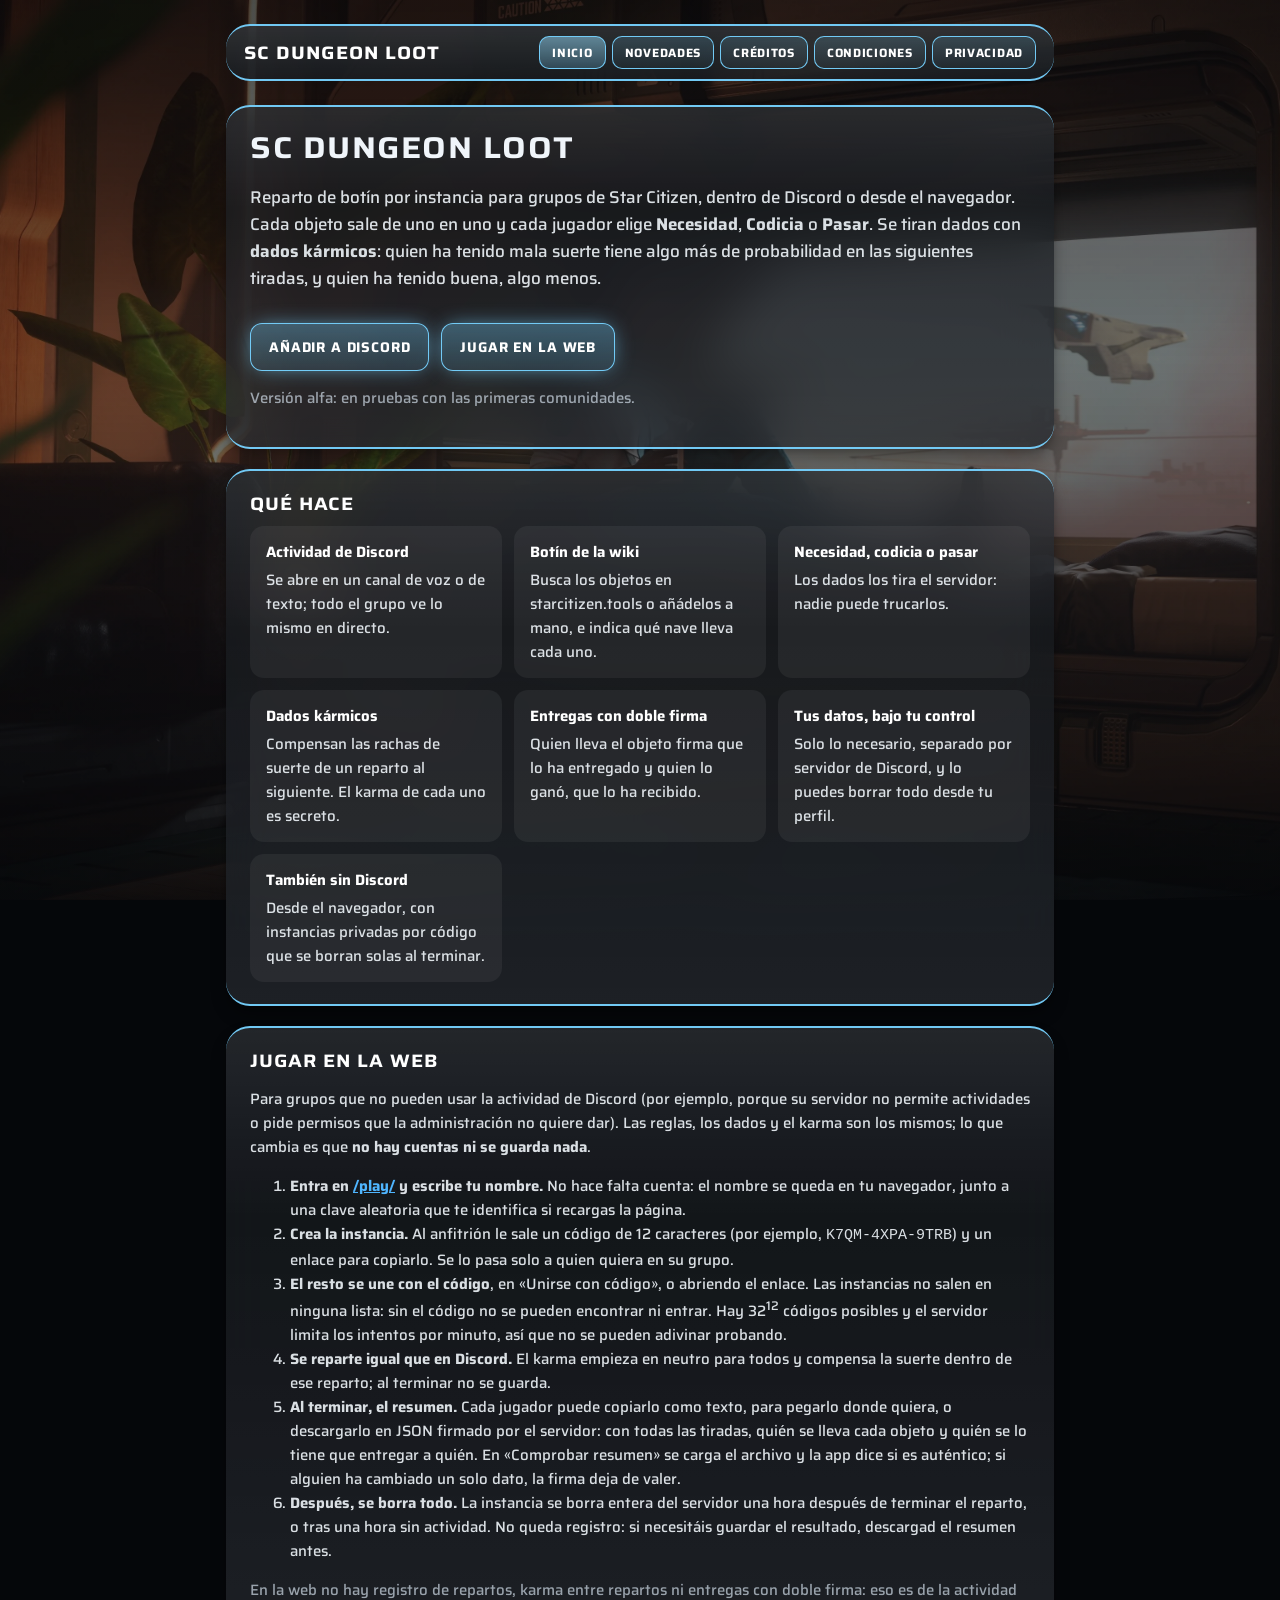
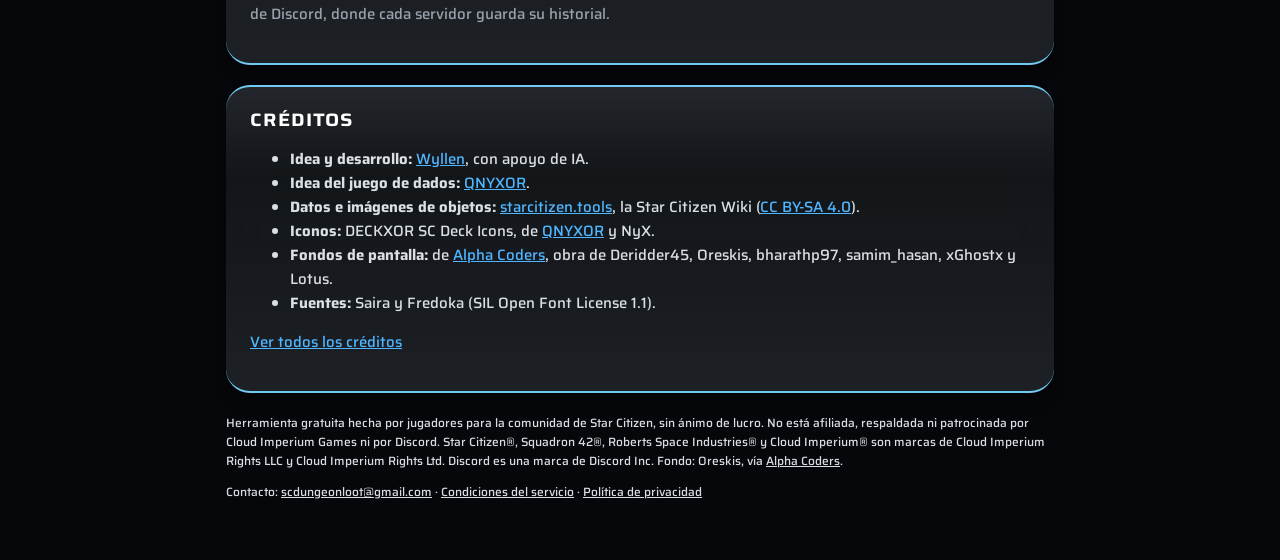
<file: index.html>
<!doctype html>
<html lang="es">
<head>
  <meta charset="utf-8">
  <meta name="viewport" content="width=device-width, initial-scale=1">
  <title>SC Dungeon Loot</title>
  <meta name="description" content="Reparto de botín por instancia para grupos de Star Citizen, como actividad de Discord o desde el navegador: necesidad, codicia o pasar, con dados kármicos.">
  <link rel="stylesheet" href="assets/estilo.css">
</head>
<body>
  <div class="wrap">
    <header class="topbar">
      <a class="brand" href="./">SC Dungeon Loot</a>
      <nav class="nav">
        <a href="./" aria-current="page">Inicio</a>
        <a href="novedades/">Novedades</a>
        <a href="creditos/">Créditos</a>
        <a href="terms/">Condiciones</a>
        <a href="privacy/">Privacidad</a>
      </nav>
    </header>

    <main>
      <section class="panel">
        <h1>SC Dungeon Loot</h1>
        <p class="lead">Reparto de botín por instancia para grupos de Star Citizen, dentro de Discord o desde el navegador. Cada objeto sale de uno en uno y cada jugador elige <strong>Necesidad</strong>, <strong>Codicia</strong> o <strong>Pasar</strong>. Se tiran dados con <strong>dados kármicos</strong>: quien ha tenido mala suerte tiene algo más de probabilidad en las siguientes tiradas, y quien ha tenido buena, algo menos.</p>
        <a class="cta" href="https://discord.com/oauth2/authorize?client_id=1566225336117493991">Añadir a Discord</a>
        <a class="cta" href="https://sc-dungeon-loot.scdungeonloot.workers.dev/play/">Jugar en la web</a>
        <p class="muted">Versión alfa: en pruebas con las primeras comunidades.</p>
      </section>

      <section class="panel">
        <h2>Qué hace</h2>
        <ul class="features">
          <li><strong>Actividad de Discord</strong>Se abre en un canal de voz o de texto; todo el grupo ve lo mismo en directo.</li>
          <li><strong>Botín de la wiki</strong>Busca los objetos en starcitizen.tools o añádelos a mano, e indica qué nave lleva cada uno.</li>
          <li><strong>Necesidad, codicia o pasar</strong>Los dados los tira el servidor: nadie puede trucarlos.</li>
          <li><strong>Dados kármicos</strong>Compensan las rachas de suerte de un reparto al siguiente. El karma de cada uno es secreto.</li>
          <li><strong>Entregas con doble firma</strong>Quien lleva el objeto firma que lo ha entregado y quien lo ganó, que lo ha recibido.</li>
          <li><strong>Tus datos, bajo tu control</strong>Solo lo necesario, separado por servidor de Discord, y lo puedes borrar todo desde tu perfil.</li>
          <li><strong>También sin Discord</strong>Desde el navegador, con instancias privadas por código que se borran solas al terminar.</li>
        </ul>
      </section>

      <section class="panel">
        <h2>Jugar en la web</h2>
        <p>Para grupos que no pueden usar la actividad de Discord (por ejemplo, porque su servidor no permite actividades o pide permisos que la administración no quiere dar). Las reglas, los dados y el karma son los mismos; lo que cambia es que <strong>no hay cuentas ni se guarda nada</strong>.</p>
        <ol>
          <li><strong>Entra en <a href="https://sc-dungeon-loot.scdungeonloot.workers.dev/play/">/play/</a> y escribe tu nombre.</strong> No hace falta cuenta: el nombre se queda en tu navegador, junto a una clave aleatoria que te identifica si recargas la página.</li>
          <li><strong>Crea la instancia.</strong> Al anfitrión le sale un código de 12 caracteres (por ejemplo, <code>K7QM-4XPA-9TRB</code>) y un enlace para copiarlo. Se lo pasa solo a quien quiera en su grupo.</li>
          <li><strong>El resto se une con el código</strong>, en «Unirse con código», o abriendo el enlace. Las instancias no salen en ninguna lista: sin el código no se pueden encontrar ni entrar. Hay 32<sup>12</sup> códigos posibles y el servidor limita los intentos por minuto, así que no se pueden adivinar probando.</li>
          <li><strong>Se reparte igual que en Discord.</strong> El karma empieza en neutro para todos y compensa la suerte dentro de ese reparto; al terminar no se guarda.</li>
          <li><strong>Al terminar, el resumen.</strong> Cada jugador puede copiarlo como texto, para pegarlo donde quiera, o descargarlo en JSON firmado por el servidor: con todas las tiradas, quién se lleva cada objeto y quién se lo tiene que entregar a quién. En «Comprobar resumen» se carga el archivo y la app dice si es auténtico; si alguien ha cambiado un solo dato, la firma deja de valer.</li>
          <li><strong>Después, se borra todo.</strong> La instancia se borra entera del servidor una hora después de terminar el reparto, o tras una hora sin actividad. No queda registro: si necesitáis guardar el resultado, descargad el resumen antes.</li>
        </ol>
        <p class="muted">En la web no hay registro de repartos, karma entre repartos ni entregas con doble firma: eso es de la actividad de Discord, donde cada servidor guarda su historial.</p>
      </section>

      <section class="panel">
        <h2>Créditos</h2>
        <ul>
          <li><strong>Idea y desarrollo:</strong> <a href="https://github.com/GuillemExe">Wyllen</a>, con apoyo de IA.</li>
          <li><strong>Idea del juego de dados:</strong> <a href="https://qnyxor.nexus/">QNYXOR</a>.</li>
          <li><strong>Datos e imágenes de objetos:</strong> <a href="https://starcitizen.tools/">starcitizen.tools</a>, la Star Citizen Wiki (<a href="https://creativecommons.org/licenses/by-sa/4.0/">CC BY-SA 4.0</a>).</li>
          <li><strong>Iconos:</strong> DECKXOR SC Deck Icons, de <a href="https://qnyxor.nexus/">QNYXOR</a> y NyX.</li>
          <li><strong>Fondos de pantalla:</strong> de <a href="https://alphacoders.com/">Alpha Coders</a>, obra de Deridder45, Oreskis, bharathp97, samim_hasan, xGhostx y Lotus.</li>
          <li><strong>Fuentes:</strong> Saira y Fredoka (SIL Open Font License 1.1).</li>
        </ul>
        <p><a href="creditos/">Ver todos los créditos</a></p>
      </section>
    </main>

    <footer class="footer">
      <p>Herramienta gratuita hecha por jugadores para la comunidad de Star Citizen, sin ánimo de lucro. No está afiliada, respaldada ni patrocinada por Cloud Imperium Games ni por Discord. Star Citizen®, Squadron 42®, Roberts Space Industries® y Cloud Imperium® son marcas de Cloud Imperium Rights LLC y Cloud Imperium Rights Ltd. Discord es una marca de Discord Inc. Fondo: Oreskis, vía <a href="https://alphacoders.com/">Alpha Coders</a>.</p>
      <p>Contacto: <a href="mailto:scdungeonloot@gmail.com">scdungeonloot@gmail.com</a> · <a href="terms/">Condiciones del servicio</a> · <a href="privacy/">Política de privacidad</a></p>
    </footer>
  </div>
</body>
</html>
</file>
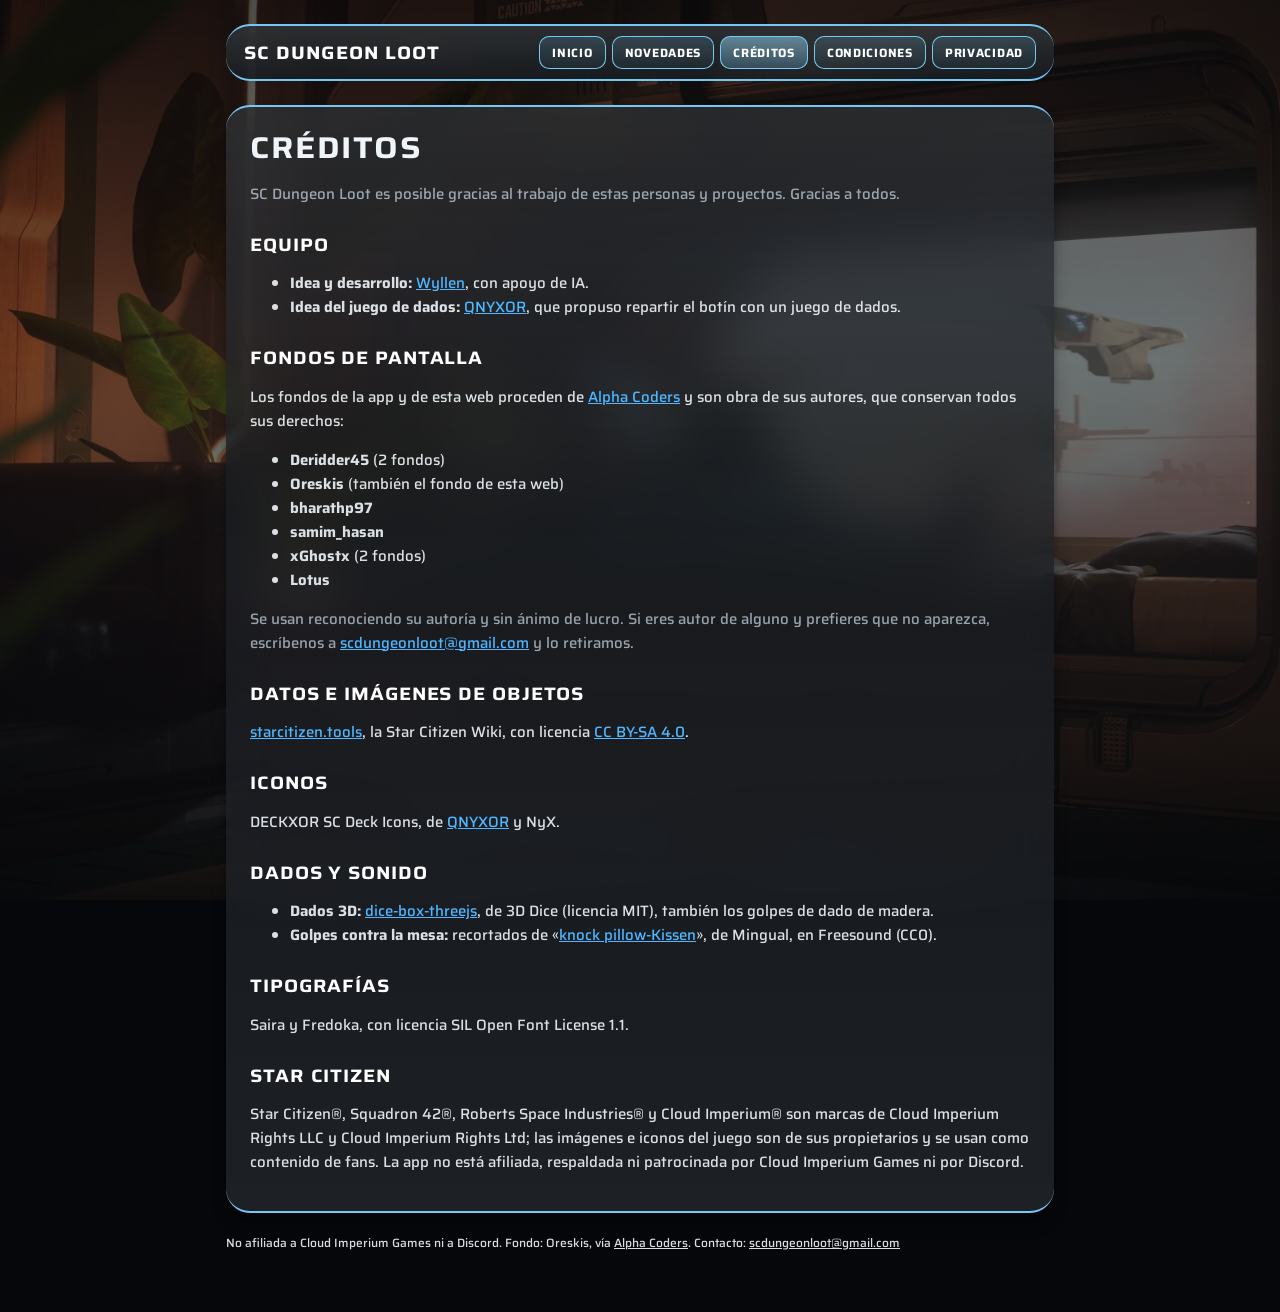
<file: creditos/index.html>
<!doctype html>
<html lang="es">
<head>
  <meta charset="utf-8">
  <meta name="viewport" content="width=device-width, initial-scale=1">
  <title>Créditos · SC Dungeon Loot</title>
  <link rel="stylesheet" href="../assets/estilo.css">
</head>
<body>
  <div class="wrap">
    <header class="topbar">
      <a class="brand" href="../">SC Dungeon Loot</a>
      <nav class="nav">
        <a href="../">Inicio</a>
        <a href="../novedades/">Novedades</a>
        <a href="./" aria-current="page">Créditos</a>
        <a href="../terms/">Condiciones</a>
        <a href="../privacy/">Privacidad</a>
      </nav>
    </header>

    <main class="panel">
      <h1>Créditos</h1>
      <p class="muted">SC Dungeon Loot es posible gracias al trabajo de estas personas y proyectos. Gracias a todos.</p>

      <h2>Equipo</h2>
      <ul>
        <li><strong>Idea y desarrollo:</strong> <a href="https://github.com/GuillemExe">Wyllen</a>, con apoyo de IA.</li>
        <li><strong>Idea del juego de dados:</strong> <a href="https://qnyxor.nexus/">QNYXOR</a>, que propuso repartir el botín con un juego de dados.</li>
      </ul>

      <h2>Fondos de pantalla</h2>
      <p>Los fondos de la app y de esta web proceden de <a href="https://alphacoders.com/">Alpha Coders</a> y son obra de sus autores, que conservan todos sus derechos:</p>
      <ul>
        <li><strong>Deridder45</strong> (2 fondos)</li>
        <li><strong>Oreskis</strong> (también el fondo de esta web)</li>
        <li><strong>bharathp97</strong></li>
        <li><strong>samim_hasan</strong></li>
        <li><strong>xGhostx</strong> (2 fondos)</li>
        <li><strong>Lotus</strong></li>
      </ul>
      <p class="muted">Se usan reconociendo su autoría y sin ánimo de lucro. Si eres autor de alguno y prefieres que no aparezca, escríbenos a <a href="mailto:scdungeonloot@gmail.com">scdungeonloot@gmail.com</a> y lo retiramos.</p>

      <h2>Datos e imágenes de objetos</h2>
      <p><a href="https://starcitizen.tools/">starcitizen.tools</a>, la Star Citizen Wiki, con licencia <a href="https://creativecommons.org/licenses/by-sa/4.0/">CC BY-SA 4.0</a>.</p>

      <h2>Iconos</h2>
      <p>DECKXOR SC Deck Icons, de <a href="https://qnyxor.nexus/">QNYXOR</a> y NyX.</p>

      <h2>Dados y sonido</h2>
      <ul>
        <li><strong>Dados 3D:</strong> <a href="https://github.com/3d-dice/dice-box-threejs">dice-box-threejs</a>, de 3D Dice (licencia MIT), también los golpes de dado de madera.</li>
        <li><strong>Golpes contra la mesa:</strong> recortados de «<a href="https://freesound.org/people/Mingual/sounds/703290/">knock pillow-Kissen</a>», de Mingual, en Freesound (CC0).</li>
      </ul>

      <h2>Tipografías</h2>
      <p>Saira y Fredoka, con licencia SIL Open Font License 1.1.</p>

      <h2>Star Citizen</h2>
      <p>Star Citizen®, Squadron 42®, Roberts Space Industries® y Cloud Imperium® son marcas de Cloud Imperium Rights LLC y Cloud Imperium Rights Ltd; las imágenes e iconos del juego son de sus propietarios y se usan como contenido de fans. La app no está afiliada, respaldada ni patrocinada por Cloud Imperium Games ni por Discord.</p>
    </main>

    <footer class="footer">
      <p>No afiliada a Cloud Imperium Games ni a Discord. Fondo: Oreskis, vía <a href="https://alphacoders.com/">Alpha Coders</a>. Contacto: <a href="mailto:scdungeonloot@gmail.com">scdungeonloot@gmail.com</a></p>
    </footer>
  </div>
</body>
</html>
</file>
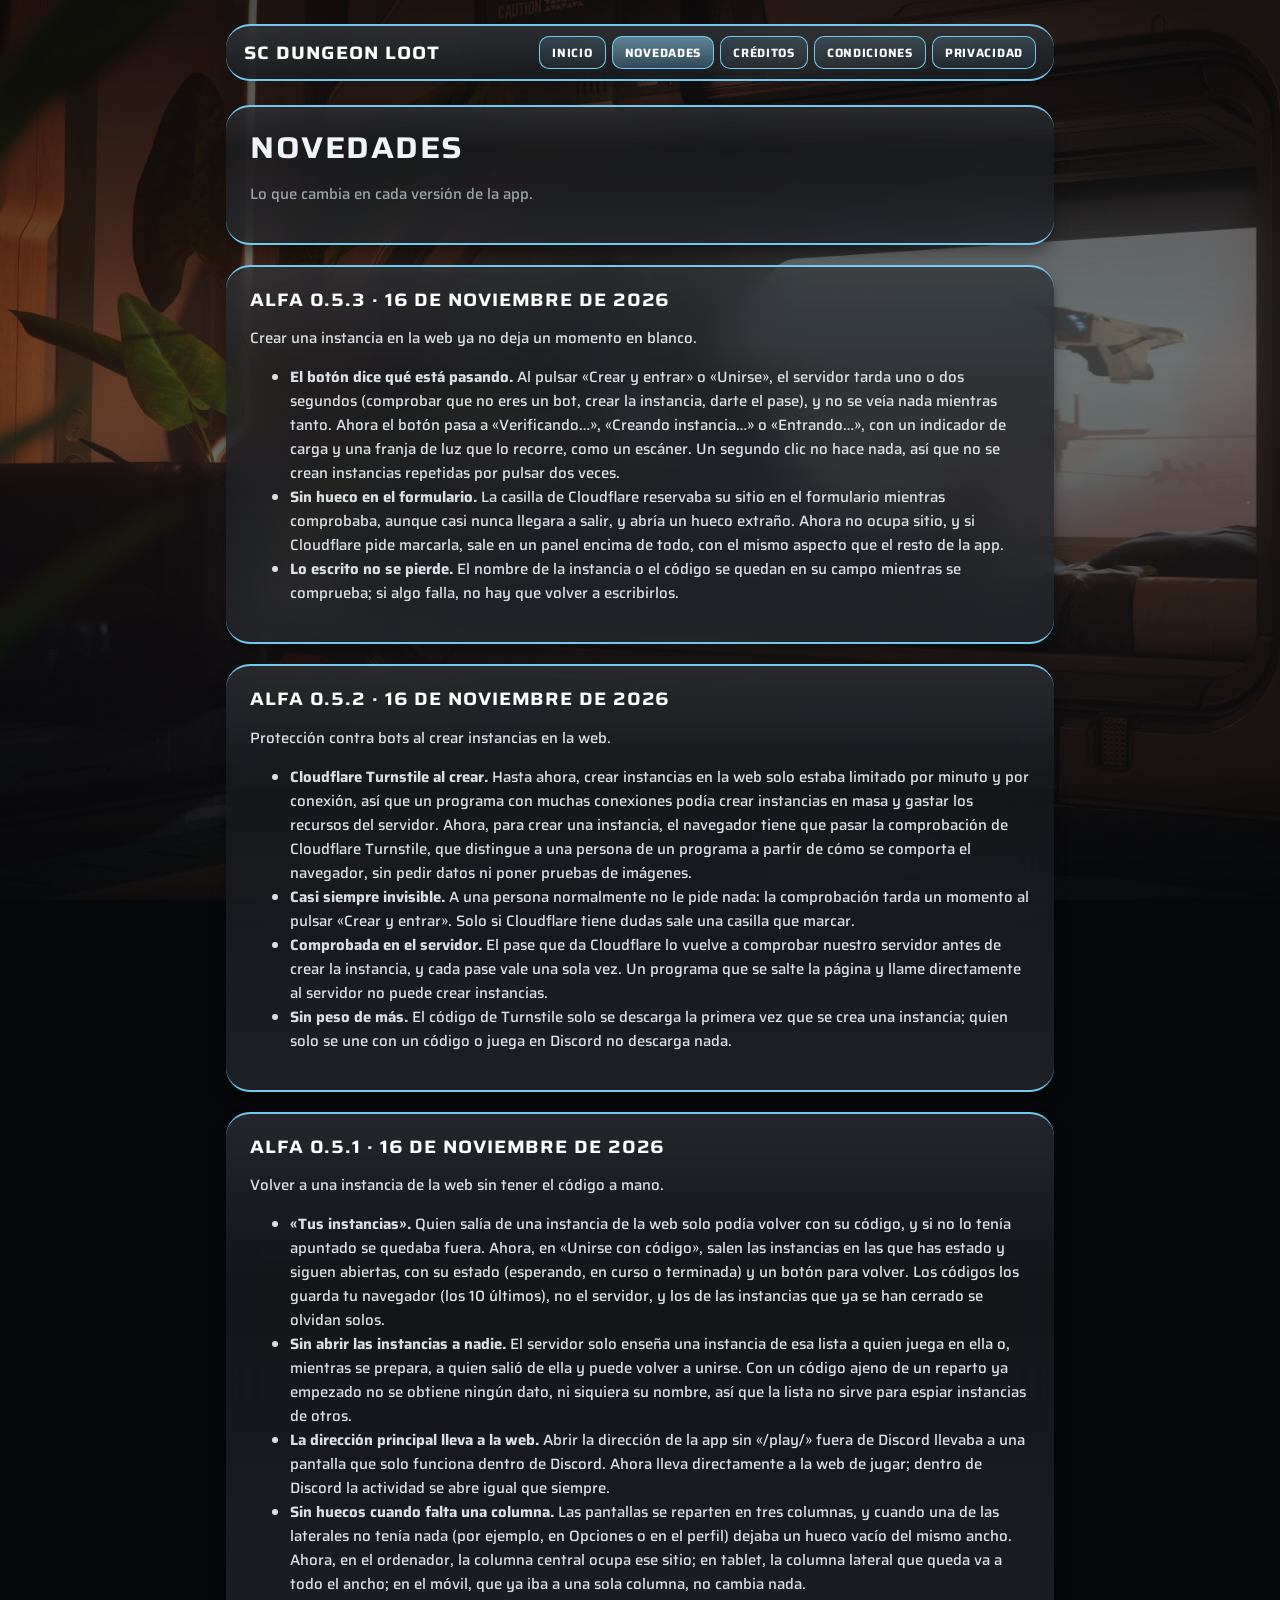
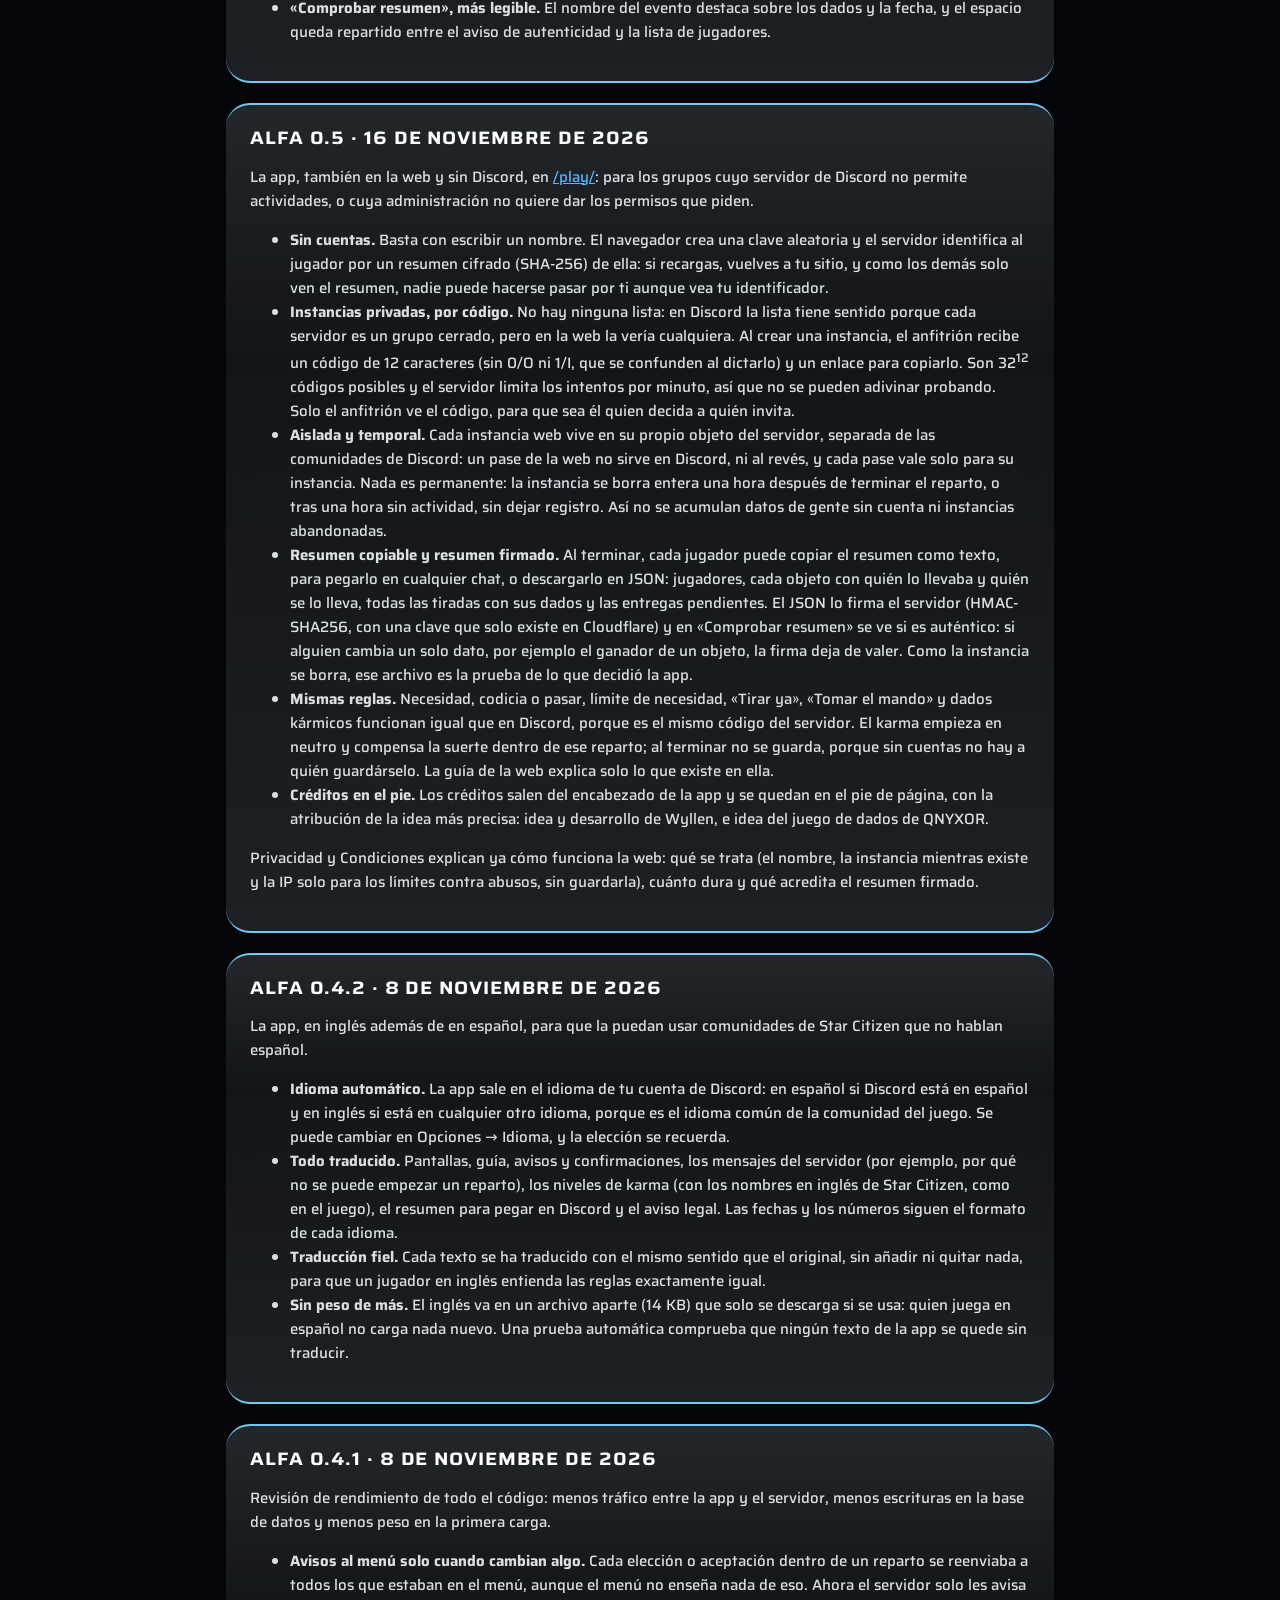
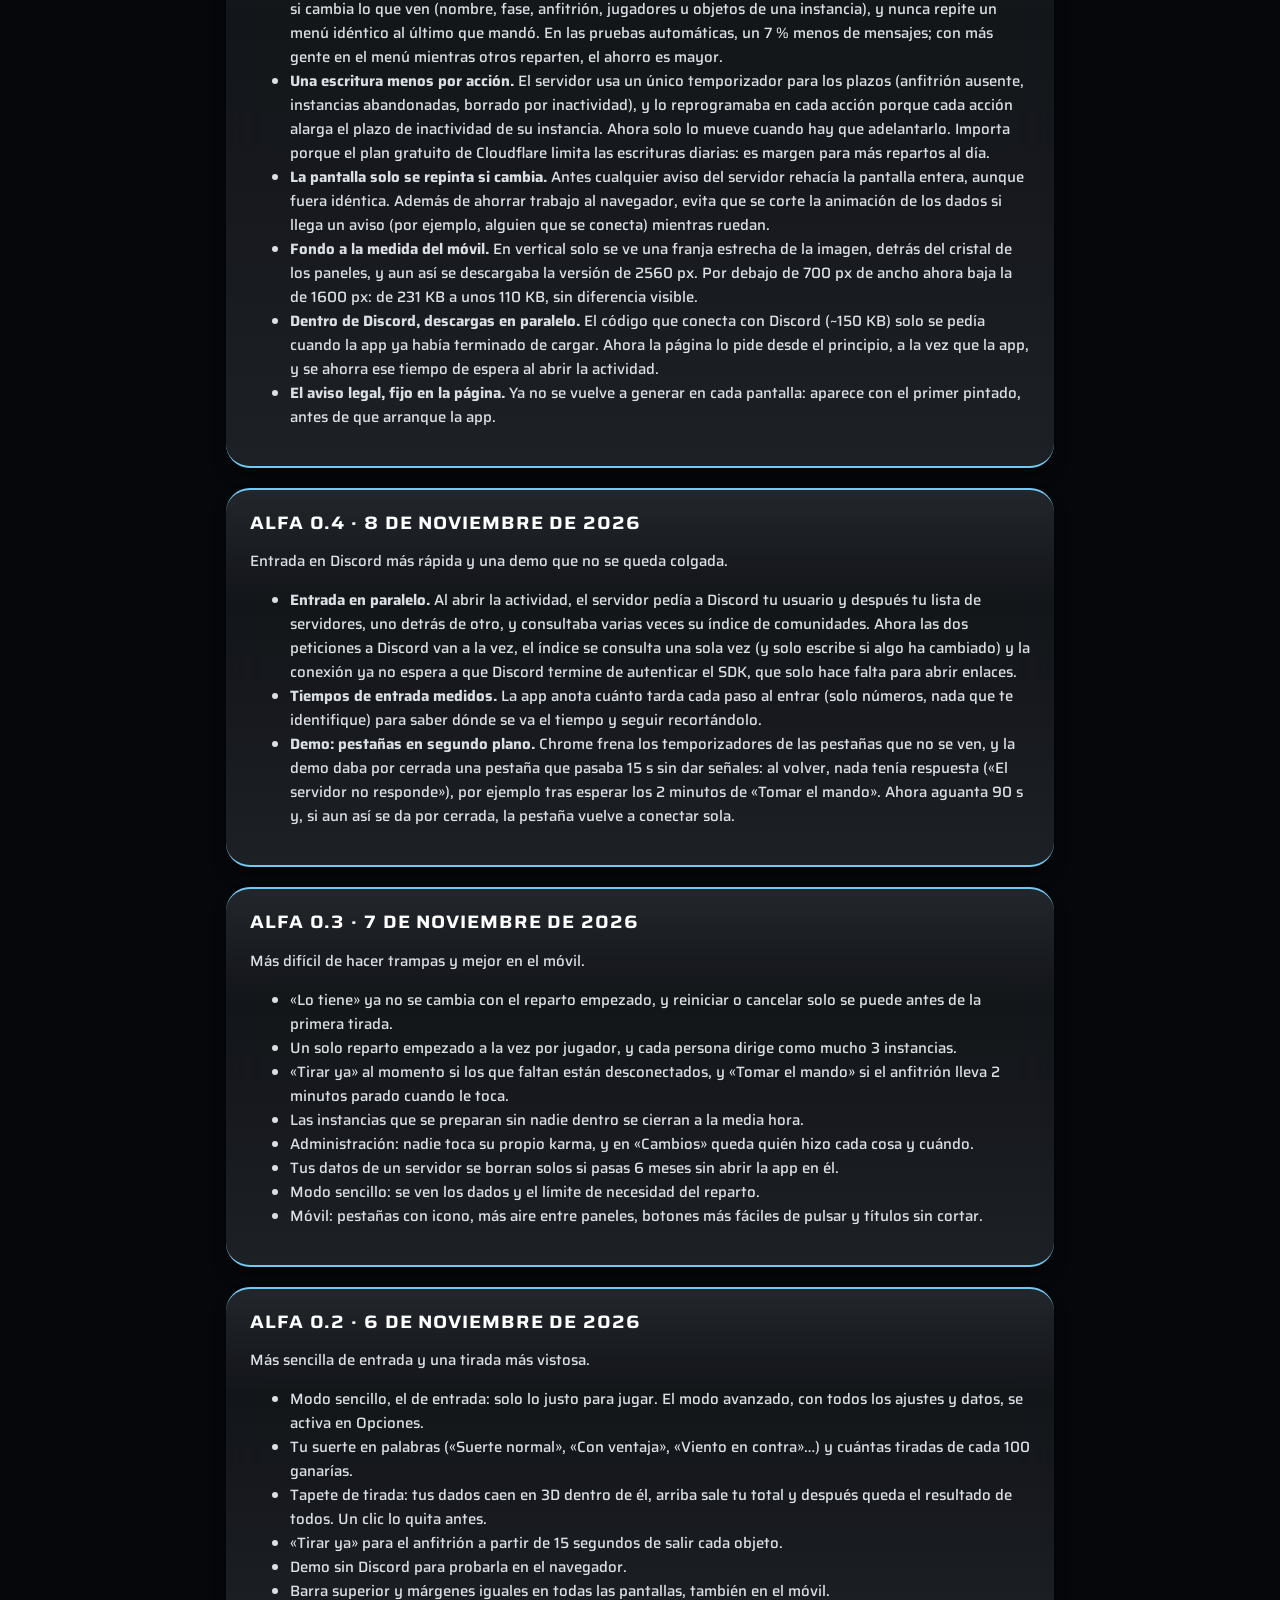
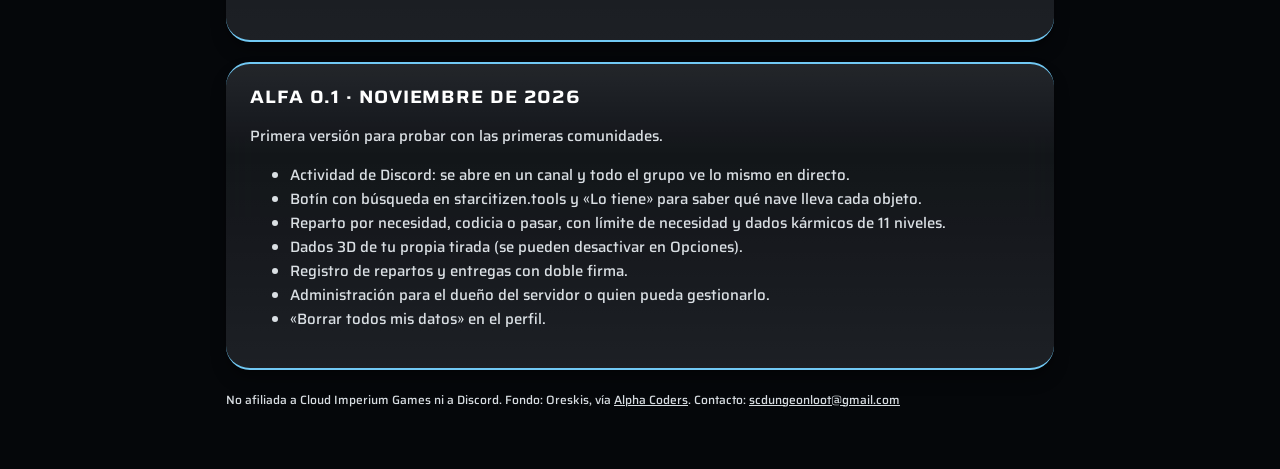
<file: novedades/index.html>
<!doctype html>
<html lang="es">
<head>
  <meta charset="utf-8">
  <meta name="viewport" content="width=device-width, initial-scale=1">
  <title>Novedades · SC Dungeon Loot</title>
  <link rel="stylesheet" href="../assets/estilo.css">
</head>
<body>
  <div class="wrap">
    <header class="topbar">
      <a class="brand" href="../">SC Dungeon Loot</a>
      <nav class="nav">
        <a href="../">Inicio</a>
        <a href="./" aria-current="page">Novedades</a>
        <a href="../creditos/">Créditos</a>
        <a href="../terms/">Condiciones</a>
        <a href="../privacy/">Privacidad</a>
      </nav>
    </header>

    <main>
      <section class="panel">
        <h1>Novedades</h1>
        <p class="muted">Lo que cambia en cada versión de la app.</p>
      </section>

      <section class="panel">
        <h2>Alfa 0.5.3 · 16 de noviembre de 2026</h2>
        <p>Crear una instancia en la web ya no deja un momento en blanco.</p>
        <ul>
          <li><strong>El botón dice qué está pasando.</strong> Al pulsar «Crear y entrar» o «Unirse», el servidor tarda uno o dos segundos (comprobar que no eres un bot, crear la instancia, darte el pase), y no se veía nada mientras tanto. Ahora el botón pasa a «Verificando…», «Creando instancia…» o «Entrando…», con un indicador de carga y una franja de luz que lo recorre, como un escáner. Un segundo clic no hace nada, así que no se crean instancias repetidas por pulsar dos veces.</li>
          <li><strong>Sin hueco en el formulario.</strong> La casilla de Cloudflare reservaba su sitio en el formulario mientras comprobaba, aunque casi nunca llegara a salir, y abría un hueco extraño. Ahora no ocupa sitio, y si Cloudflare pide marcarla, sale en un panel encima de todo, con el mismo aspecto que el resto de la app.</li>
          <li><strong>Lo escrito no se pierde.</strong> El nombre de la instancia o el código se quedan en su campo mientras se comprueba; si algo falla, no hay que volver a escribirlos.</li>
        </ul>
      </section>

      <section class="panel">
        <h2>Alfa 0.5.2 · 16 de noviembre de 2026</h2>
        <p>Protección contra bots al crear instancias en la web.</p>
        <ul>
          <li><strong>Cloudflare Turnstile al crear.</strong> Hasta ahora, crear instancias en la web solo estaba limitado por minuto y por conexión, así que un programa con muchas conexiones podía crear instancias en masa y gastar los recursos del servidor. Ahora, para crear una instancia, el navegador tiene que pasar la comprobación de Cloudflare Turnstile, que distingue a una persona de un programa a partir de cómo se comporta el navegador, sin pedir datos ni poner pruebas de imágenes.</li>
          <li><strong>Casi siempre invisible.</strong> A una persona normalmente no le pide nada: la comprobación tarda un momento al pulsar «Crear y entrar». Solo si Cloudflare tiene dudas sale una casilla que marcar.</li>
          <li><strong>Comprobada en el servidor.</strong> El pase que da Cloudflare lo vuelve a comprobar nuestro servidor antes de crear la instancia, y cada pase vale una sola vez. Un programa que se salte la página y llame directamente al servidor no puede crear instancias.</li>
          <li><strong>Sin peso de más.</strong> El código de Turnstile solo se descarga la primera vez que se crea una instancia; quien solo se une con un código o juega en Discord no descarga nada.</li>
        </ul>
      </section>

      <section class="panel">
        <h2>Alfa 0.5.1 · 16 de noviembre de 2026</h2>
        <p>Volver a una instancia de la web sin tener el código a mano.</p>
        <ul>
          <li><strong>«Tus instancias».</strong> Quien salía de una instancia de la web solo podía volver con su código, y si no lo tenía apuntado se quedaba fuera. Ahora, en «Unirse con código», salen las instancias en las que has estado y siguen abiertas, con su estado (esperando, en curso o terminada) y un botón para volver. Los códigos los guarda tu navegador (los 10 últimos), no el servidor, y los de las instancias que ya se han cerrado se olvidan solos.</li>
          <li><strong>Sin abrir las instancias a nadie.</strong> El servidor solo enseña una instancia de esa lista a quien juega en ella o, mientras se prepara, a quien salió de ella y puede volver a unirse. Con un código ajeno de un reparto ya empezado no se obtiene ningún dato, ni siquiera su nombre, así que la lista no sirve para espiar instancias de otros.</li>
          <li><strong>La dirección principal lleva a la web.</strong> Abrir la dirección de la app sin «/play/» fuera de Discord llevaba a una pantalla que solo funciona dentro de Discord. Ahora lleva directamente a la web de jugar; dentro de Discord la actividad se abre igual que siempre.</li>
          <li><strong>Sin huecos cuando falta una columna.</strong> Las pantallas se reparten en tres columnas, y cuando una de las laterales no tenía nada (por ejemplo, en Opciones o en el perfil) dejaba un hueco vacío del mismo ancho. Ahora, en el ordenador, la columna central ocupa ese sitio; en tablet, la columna lateral que queda va a todo el ancho; en el móvil, que ya iba a una sola columna, no cambia nada.</li>
          <li><strong>«Comprobar resumen», más legible.</strong> El nombre del evento destaca sobre los dados y la fecha, y el espacio queda repartido entre el aviso de autenticidad y la lista de jugadores.</li>
        </ul>
      </section>

      <section class="panel">
        <h2>Alfa 0.5 · 16 de noviembre de 2026</h2>
        <p>La app, también en la web y sin Discord, en <a href="https://sc-dungeon-loot.scdungeonloot.workers.dev/play/">/play/</a>: para los grupos cuyo servidor de Discord no permite actividades, o cuya administración no quiere dar los permisos que piden.</p>
        <ul>
          <li><strong>Sin cuentas.</strong> Basta con escribir un nombre. El navegador crea una clave aleatoria y el servidor identifica al jugador por un resumen cifrado (SHA-256) de ella: si recargas, vuelves a tu sitio, y como los demás solo ven el resumen, nadie puede hacerse pasar por ti aunque vea tu identificador.</li>
          <li><strong>Instancias privadas, por código.</strong> No hay ninguna lista: en Discord la lista tiene sentido porque cada servidor es un grupo cerrado, pero en la web la vería cualquiera. Al crear una instancia, el anfitrión recibe un código de 12 caracteres (sin 0/O ni 1/I, que se confunden al dictarlo) y un enlace para copiarlo. Son 32<sup>12</sup> códigos posibles y el servidor limita los intentos por minuto, así que no se pueden adivinar probando. Solo el anfitrión ve el código, para que sea él quien decida a quién invita.</li>
          <li><strong>Aislada y temporal.</strong> Cada instancia web vive en su propio objeto del servidor, separada de las comunidades de Discord: un pase de la web no sirve en Discord, ni al revés, y cada pase vale solo para su instancia. Nada es permanente: la instancia se borra entera una hora después de terminar el reparto, o tras una hora sin actividad, sin dejar registro. Así no se acumulan datos de gente sin cuenta ni instancias abandonadas.</li>
          <li><strong>Resumen copiable y resumen firmado.</strong> Al terminar, cada jugador puede copiar el resumen como texto, para pegarlo en cualquier chat, o descargarlo en JSON: jugadores, cada objeto con quién lo llevaba y quién se lo lleva, todas las tiradas con sus dados y las entregas pendientes. El JSON lo firma el servidor (HMAC-SHA256, con una clave que solo existe en Cloudflare) y en «Comprobar resumen» se ve si es auténtico: si alguien cambia un solo dato, por ejemplo el ganador de un objeto, la firma deja de valer. Como la instancia se borra, ese archivo es la prueba de lo que decidió la app.</li>
          <li><strong>Mismas reglas.</strong> Necesidad, codicia o pasar, límite de necesidad, «Tirar ya», «Tomar el mando» y dados kármicos funcionan igual que en Discord, porque es el mismo código del servidor. El karma empieza en neutro y compensa la suerte dentro de ese reparto; al terminar no se guarda, porque sin cuentas no hay a quién guardárselo. La guía de la web explica solo lo que existe en ella.</li>
          <li><strong>Créditos en el pie.</strong> Los créditos salen del encabezado de la app y se quedan en el pie de página, con la atribución de la idea más precisa: idea y desarrollo de Wyllen, e idea del juego de dados de QNYXOR.</li>
        </ul>
        <p>Privacidad y Condiciones explican ya cómo funciona la web: qué se trata (el nombre, la instancia mientras existe y la IP solo para los límites contra abusos, sin guardarla), cuánto dura y qué acredita el resumen firmado.</p>
      </section>

      <section class="panel">
        <h2>Alfa 0.4.2 · 8 de noviembre de 2026</h2>
        <p>La app, en inglés además de en español, para que la puedan usar comunidades de Star Citizen que no hablan español.</p>
        <ul>
          <li><strong>Idioma automático.</strong> La app sale en el idioma de tu cuenta de Discord: en español si Discord está en español y en inglés si está en cualquier otro idioma, porque es el idioma común de la comunidad del juego. Se puede cambiar en Opciones → Idioma, y la elección se recuerda.</li>
          <li><strong>Todo traducido.</strong> Pantallas, guía, avisos y confirmaciones, los mensajes del servidor (por ejemplo, por qué no se puede empezar un reparto), los niveles de karma (con los nombres en inglés de Star Citizen, como en el juego), el resumen para pegar en Discord y el aviso legal. Las fechas y los números siguen el formato de cada idioma.</li>
          <li><strong>Traducción fiel.</strong> Cada texto se ha traducido con el mismo sentido que el original, sin añadir ni quitar nada, para que un jugador en inglés entienda las reglas exactamente igual.</li>
          <li><strong>Sin peso de más.</strong> El inglés va en un archivo aparte (14&nbsp;KB) que solo se descarga si se usa: quien juega en español no carga nada nuevo. Una prueba automática comprueba que ningún texto de la app se quede sin traducir.</li>
        </ul>
      </section>

      <section class="panel">
        <h2>Alfa 0.4.1 · 8 de noviembre de 2026</h2>
        <p>Revisión de rendimiento de todo el código: menos tráfico entre la app y el servidor, menos escrituras en la base de datos y menos peso en la primera carga.</p>
        <ul>
          <li><strong>Avisos al menú solo cuando cambian algo.</strong> Cada elección o aceptación dentro de un reparto se reenviaba a todos los que estaban en el menú, aunque el menú no enseña nada de eso. Ahora el servidor solo les avisa si cambia lo que ven (nombre, fase, anfitrión, jugadores u objetos de una instancia), y nunca repite un menú idéntico al último que mandó. En las pruebas automáticas, un 7&nbsp;% menos de mensajes; con más gente en el menú mientras otros reparten, el ahorro es mayor.</li>
          <li><strong>Una escritura menos por acción.</strong> El servidor usa un único temporizador para los plazos (anfitrión ausente, instancias abandonadas, borrado por inactividad), y lo reprogramaba en cada acción porque cada acción alarga el plazo de inactividad de su instancia. Ahora solo lo mueve cuando hay que adelantarlo. Importa porque el plan gratuito de Cloudflare limita las escrituras diarias: es margen para más repartos al día.</li>
          <li><strong>La pantalla solo se repinta si cambia.</strong> Antes cualquier aviso del servidor rehacía la pantalla entera, aunque fuera idéntica. Además de ahorrar trabajo al navegador, evita que se corte la animación de los dados si llega un aviso (por ejemplo, alguien que se conecta) mientras ruedan.</li>
          <li><strong>Fondo a la medida del móvil.</strong> En vertical solo se ve una franja estrecha de la imagen, detrás del cristal de los paneles, y aun así se descargaba la versión de 2560&nbsp;px. Por debajo de 700&nbsp;px de ancho ahora baja la de 1600&nbsp;px: de 231&nbsp;KB a unos 110&nbsp;KB, sin diferencia visible.</li>
          <li><strong>Dentro de Discord, descargas en paralelo.</strong> El código que conecta con Discord (~150&nbsp;KB) solo se pedía cuando la app ya había terminado de cargar. Ahora la página lo pide desde el principio, a la vez que la app, y se ahorra ese tiempo de espera al abrir la actividad.</li>
          <li><strong>El aviso legal, fijo en la página.</strong> Ya no se vuelve a generar en cada pantalla: aparece con el primer pintado, antes de que arranque la app.</li>
        </ul>
      </section>

      <section class="panel">
        <h2>Alfa 0.4 · 8 de noviembre de 2026</h2>
        <p>Entrada en Discord más rápida y una demo que no se queda colgada.</p>
        <ul>
          <li><strong>Entrada en paralelo.</strong> Al abrir la actividad, el servidor pedía a Discord tu usuario y después tu lista de servidores, uno detrás de otro, y consultaba varias veces su índice de comunidades. Ahora las dos peticiones a Discord van a la vez, el índice se consulta una sola vez (y solo escribe si algo ha cambiado) y la conexión ya no espera a que Discord termine de autenticar el SDK, que solo hace falta para abrir enlaces.</li>
          <li><strong>Tiempos de entrada medidos.</strong> La app anota cuánto tarda cada paso al entrar (solo números, nada que te identifique) para saber dónde se va el tiempo y seguir recortándolo.</li>
          <li><strong>Demo: pestañas en segundo plano.</strong> Chrome frena los temporizadores de las pestañas que no se ven, y la demo daba por cerrada una pestaña que pasaba 15&nbsp;s sin dar señales: al volver, nada tenía respuesta («El servidor no responde»), por ejemplo tras esperar los 2 minutos de «Tomar el mando». Ahora aguanta 90&nbsp;s y, si aun así se da por cerrada, la pestaña vuelve a conectar sola.</li>
        </ul>
      </section>
      <section class="panel">
        <h2>Alfa 0.3 · 7 de noviembre de 2026</h2>
        <p>Más difícil de hacer trampas y mejor en el móvil.</p>
        <ul>
          <li>«Lo tiene» ya no se cambia con el reparto empezado, y reiniciar o cancelar solo se puede antes de la primera tirada.</li>
          <li>Un solo reparto empezado a la vez por jugador, y cada persona dirige como mucho 3 instancias.</li>
          <li>«Tirar ya» al momento si los que faltan están desconectados, y «Tomar el mando» si el anfitrión lleva 2 minutos parado cuando le toca.</li>
          <li>Las instancias que se preparan sin nadie dentro se cierran a la media hora.</li>
          <li>Administración: nadie toca su propio karma, y en «Cambios» queda quién hizo cada cosa y cuándo.</li>
          <li>Tus datos de un servidor se borran solos si pasas 6 meses sin abrir la app en él.</li>
          <li>Modo sencillo: se ven los dados y el límite de necesidad del reparto.</li>
          <li>Móvil: pestañas con icono, más aire entre paneles, botones más fáciles de pulsar y títulos sin cortar.</li>
        </ul>
      </section>
      <section class="panel">
        <h2>Alfa 0.2 · 6 de noviembre de 2026</h2>
        <p>Más sencilla de entrada y una tirada más vistosa.</p>
        <ul>
          <li>Modo sencillo, el de entrada: solo lo justo para jugar. El modo avanzado, con todos los ajustes y datos, se activa en Opciones.</li>
          <li>Tu suerte en palabras («Suerte normal», «Con ventaja», «Viento en contra»…) y cuántas tiradas de cada 100 ganarías.</li>
          <li>Tapete de tirada: tus dados caen en 3D dentro de él, arriba sale tu total y después queda el resultado de todos. Un clic lo quita antes.</li>
          <li>«Tirar ya» para el anfitrión a partir de 15 segundos de salir cada objeto.</li>
          <li>Demo sin Discord para probarla en el navegador.</li>
          <li>Barra superior y márgenes iguales en todas las pantallas, también en el móvil.</li>
        </ul>
      </section>
      <section class="panel">
        <h2>Alfa 0.1 · noviembre de 2026</h2>
        <p>Primera versión para probar con las primeras comunidades.</p>
        <ul>
          <li>Actividad de Discord: se abre en un canal y todo el grupo ve lo mismo en directo.</li>
          <li>Botín con búsqueda en starcitizen.tools y «Lo tiene» para saber qué nave lleva cada objeto.</li>
          <li>Reparto por necesidad, codicia o pasar, con límite de necesidad y dados kármicos de 11 niveles.</li>
          <li>Dados 3D de tu propia tirada (se pueden desactivar en Opciones).</li>
          <li>Registro de repartos y entregas con doble firma.</li>
          <li>Administración para el dueño del servidor o quien pueda gestionarlo.</li>
          <li>«Borrar todos mis datos» en el perfil.</li>
        </ul>
      </section>
    </main>

    <footer class="footer">
      <p>No afiliada a Cloud Imperium Games ni a Discord. Fondo: Oreskis, vía <a href="https://alphacoders.com/">Alpha Coders</a>. Contacto: <a href="mailto:scdungeonloot@gmail.com">scdungeonloot@gmail.com</a></p>
    </footer>
  </div>
</body>
</html>
</file>
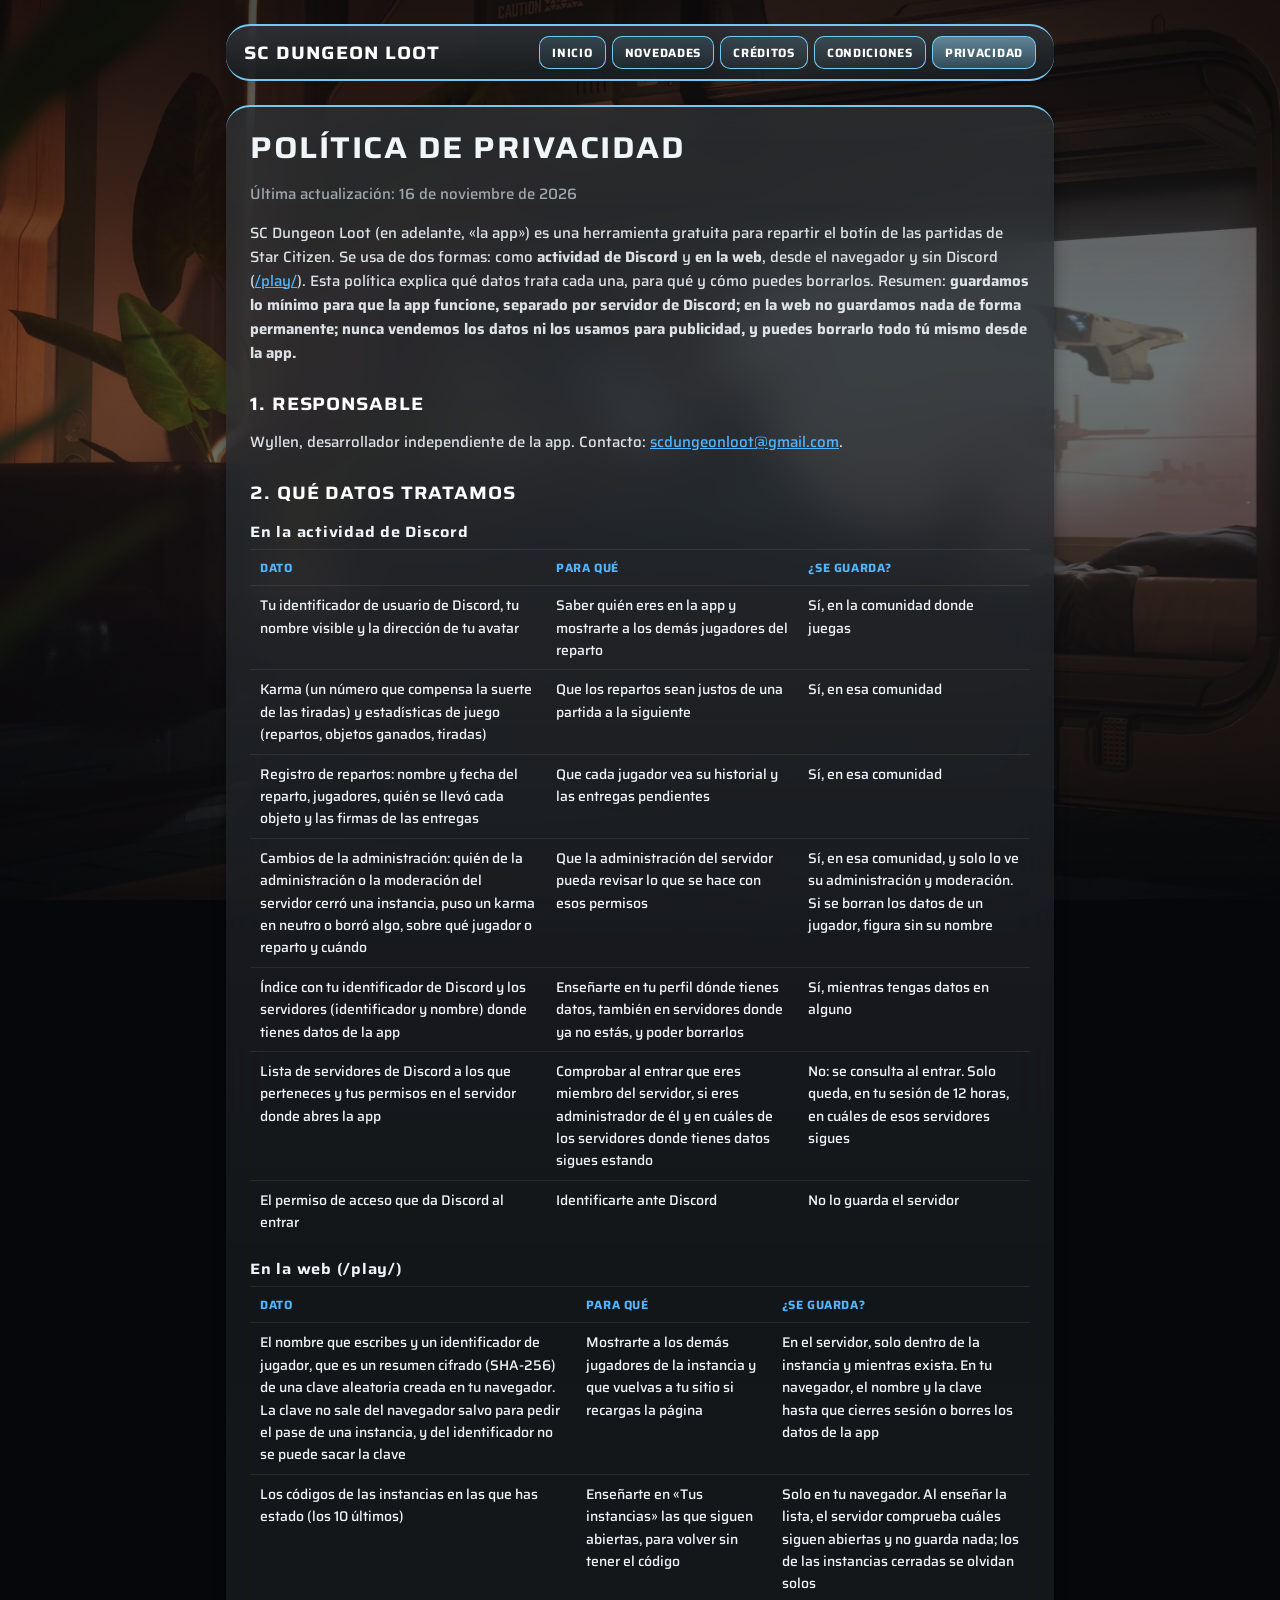
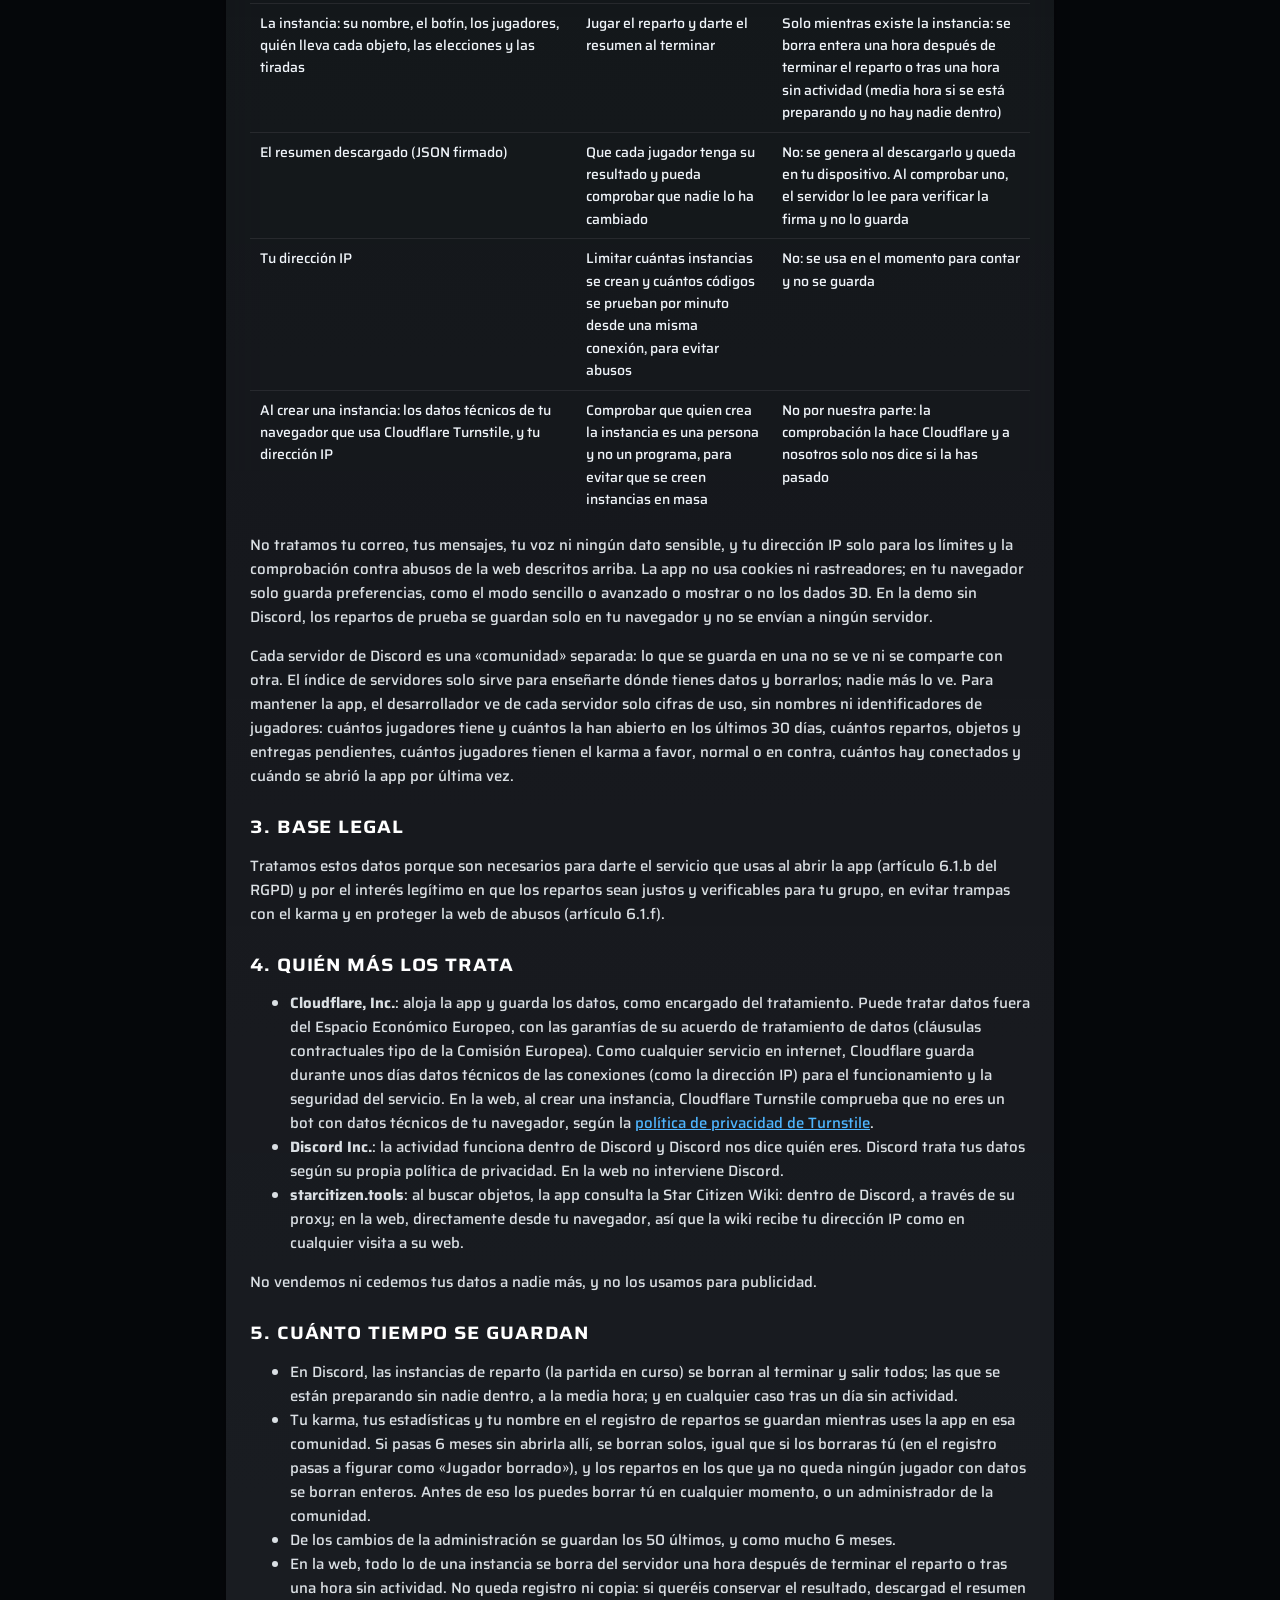
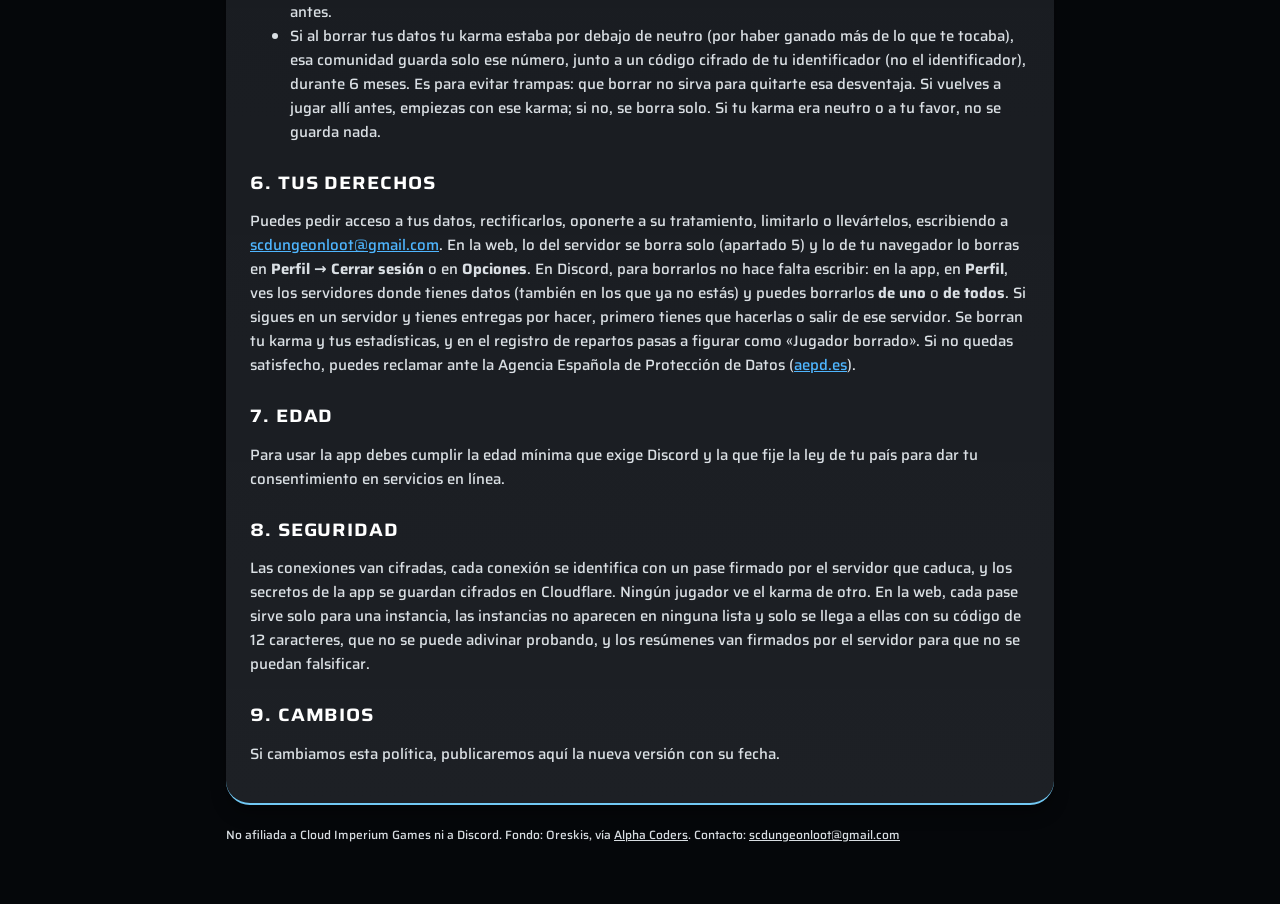
<file: privacy/index.html>
<!doctype html>
<html lang="es">
<head>
  <meta charset="utf-8">
  <meta name="viewport" content="width=device-width, initial-scale=1">
  <title>Política de privacidad · SC Dungeon Loot</title>
  <link rel="stylesheet" href="../assets/estilo.css">
</head>
<body>
  <div class="wrap">
    <header class="topbar">
      <a class="brand" href="../">SC Dungeon Loot</a>
      <nav class="nav">
        <a href="../">Inicio</a>
        <a href="../novedades/">Novedades</a>
        <a href="../creditos/">Créditos</a>
        <a href="../terms/">Condiciones</a>
        <a href="./" aria-current="page">Privacidad</a>
      </nav>
    </header>

    <main class="panel">
      <h1>Política de privacidad</h1>
      <p class="muted">Última actualización: 16 de noviembre de 2026</p>

      <p>SC Dungeon Loot (en adelante, «la app») es una herramienta gratuita para repartir el botín de las partidas de Star Citizen. Se usa de dos formas: como <strong>actividad de Discord</strong> y <strong>en la web</strong>, desde el navegador y sin Discord (<a href="https://sc-dungeon-loot.scdungeonloot.workers.dev/play/">/play/</a>). Esta política explica qué datos trata cada una, para qué y cómo puedes borrarlos. Resumen: <strong>guardamos lo mínimo para que la app funcione, separado por servidor de Discord; en la web no guardamos nada de forma permanente; nunca vendemos los datos ni los usamos para publicidad, y puedes borrarlo todo tú mismo desde la app.</strong></p>

      <h2>1. Responsable</h2>
      <p>Wyllen, desarrollador independiente de la app. Contacto: <a href="mailto:scdungeonloot@gmail.com">scdungeonloot@gmail.com</a>.</p>

      <h2>2. Qué datos tratamos</h2>
      <h3>En la actividad de Discord</h3>
      <table>
        <tr><th>Dato</th><th>Para qué</th><th>¿Se guarda?</th></tr>
        <tr><td>Tu identificador de usuario de Discord, tu nombre visible y la dirección de tu avatar</td><td>Saber quién eres en la app y mostrarte a los demás jugadores del reparto</td><td>Sí, en la comunidad donde juegas</td></tr>
        <tr><td>Karma (un número que compensa la suerte de las tiradas) y estadísticas de juego (repartos, objetos ganados, tiradas)</td><td>Que los repartos sean justos de una partida a la siguiente</td><td>Sí, en esa comunidad</td></tr>
        <tr><td>Registro de repartos: nombre y fecha del reparto, jugadores, quién se llevó cada objeto y las firmas de las entregas</td><td>Que cada jugador vea su historial y las entregas pendientes</td><td>Sí, en esa comunidad</td></tr>
        <tr><td>Cambios de la administración: quién de la administración o la moderación del servidor cerró una instancia, puso un karma en neutro o borró algo, sobre qué jugador o reparto y cuándo</td><td>Que la administración del servidor pueda revisar lo que se hace con esos permisos</td><td>Sí, en esa comunidad, y solo lo ve su administración y moderación. Si se borran los datos de un jugador, figura sin su nombre</td></tr>
        <tr><td>Índice con tu identificador de Discord y los servidores (identificador y nombre) donde tienes datos de la app</td><td>Enseñarte en tu perfil dónde tienes datos, también en servidores donde ya no estás, y poder borrarlos</td><td>Sí, mientras tengas datos en alguno</td></tr>
        <tr><td>Lista de servidores de Discord a los que perteneces y tus permisos en el servidor donde abres la app</td><td>Comprobar al entrar que eres miembro del servidor, si eres administrador de él y en cuáles de los servidores donde tienes datos sigues estando</td><td>No: se consulta al entrar. Solo queda, en tu sesión de 12 horas, en cuáles de esos servidores sigues</td></tr>
        <tr><td>El permiso de acceso que da Discord al entrar</td><td>Identificarte ante Discord</td><td>No lo guarda el servidor</td></tr>
      </table>
      <h3>En la web (/play/)</h3>
      <table>
        <tr><th>Dato</th><th>Para qué</th><th>¿Se guarda?</th></tr>
        <tr><td>El nombre que escribes y un identificador de jugador, que es un resumen cifrado (SHA-256) de una clave aleatoria creada en tu navegador. La clave no sale del navegador salvo para pedir el pase de una instancia, y del identificador no se puede sacar la clave</td><td>Mostrarte a los demás jugadores de la instancia y que vuelvas a tu sitio si recargas la página</td><td>En el servidor, solo dentro de la instancia y mientras exista. En tu navegador, el nombre y la clave hasta que cierres sesión o borres los datos de la app</td></tr>
        <tr><td>Los códigos de las instancias en las que has estado (los 10 últimos)</td><td>Enseñarte en «Tus instancias» las que siguen abiertas, para volver sin tener el código</td><td>Solo en tu navegador. Al enseñar la lista, el servidor comprueba cuáles siguen abiertas y no guarda nada; los de las instancias cerradas se olvidan solos</td></tr>
        <tr><td>La instancia: su nombre, el botín, los jugadores, quién lleva cada objeto, las elecciones y las tiradas</td><td>Jugar el reparto y darte el resumen al terminar</td><td>Solo mientras existe la instancia: se borra entera una hora después de terminar el reparto o tras una hora sin actividad (media hora si se está preparando y no hay nadie dentro)</td></tr>
        <tr><td>El resumen descargado (JSON firmado)</td><td>Que cada jugador tenga su resultado y pueda comprobar que nadie lo ha cambiado</td><td>No: se genera al descargarlo y queda en tu dispositivo. Al comprobar uno, el servidor lo lee para verificar la firma y no lo guarda</td></tr>
        <tr><td>Tu dirección IP</td><td>Limitar cuántas instancias se crean y cuántos códigos se prueban por minuto desde una misma conexión, para evitar abusos</td><td>No: se usa en el momento para contar y no se guarda</td></tr>
        <tr><td>Al crear una instancia: los datos técnicos de tu navegador que usa Cloudflare Turnstile, y tu dirección IP</td><td>Comprobar que quien crea la instancia es una persona y no un programa, para evitar que se creen instancias en masa</td><td>No por nuestra parte: la comprobación la hace Cloudflare y a nosotros solo nos dice si la has pasado</td></tr>
      </table>
      <p>No tratamos tu correo, tus mensajes, tu voz ni ningún dato sensible, y tu dirección IP solo para los límites y la comprobación contra abusos de la web descritos arriba. La app no usa cookies ni rastreadores; en tu navegador solo guarda preferencias, como el modo sencillo o avanzado o mostrar o no los dados 3D. En la demo sin Discord, los repartos de prueba se guardan solo en tu navegador y no se envían a ningún servidor.</p>
      <p>Cada servidor de Discord es una «comunidad» separada: lo que se guarda en una no se ve ni se comparte con otra. El índice de servidores solo sirve para enseñarte dónde tienes datos y borrarlos; nadie más lo ve. Para mantener la app, el desarrollador ve de cada servidor solo cifras de uso, sin nombres ni identificadores de jugadores: cuántos jugadores tiene y cuántos la han abierto en los últimos 30 días, cuántos repartos, objetos y entregas pendientes, cuántos jugadores tienen el karma a favor, normal o en contra, cuántos hay conectados y cuándo se abrió la app por última vez.</p>

      <h2>3. Base legal</h2>
      <p>Tratamos estos datos porque son necesarios para darte el servicio que usas al abrir la app (artículo 6.1.b del RGPD) y por el interés legítimo en que los repartos sean justos y verificables para tu grupo, en evitar trampas con el karma y en proteger la web de abusos (artículo 6.1.f).</p>

      <h2>4. Quién más los trata</h2>
      <ul>
        <li><strong>Cloudflare, Inc.</strong>: aloja la app y guarda los datos, como encargado del tratamiento. Puede tratar datos fuera del Espacio Económico Europeo, con las garantías de su acuerdo de tratamiento de datos (cláusulas contractuales tipo de la Comisión Europea). Como cualquier servicio en internet, Cloudflare guarda durante unos días datos técnicos de las conexiones (como la dirección IP) para el funcionamiento y la seguridad del servicio. En la web, al crear una instancia, Cloudflare Turnstile comprueba que no eres un bot con datos técnicos de tu navegador, según la <a href="https://www.cloudflare.com/turnstile-privacy-policy/">política de privacidad de Turnstile</a>.</li>
        <li><strong>Discord Inc.</strong>: la actividad funciona dentro de Discord y Discord nos dice quién eres. Discord trata tus datos según su propia política de privacidad. En la web no interviene Discord.</li>
        <li><strong>starcitizen.tools</strong>: al buscar objetos, la app consulta la Star Citizen Wiki: dentro de Discord, a través de su proxy; en la web, directamente desde tu navegador, así que la wiki recibe tu dirección IP como en cualquier visita a su web.</li>
      </ul>
      <p>No vendemos ni cedemos tus datos a nadie más, y no los usamos para publicidad.</p>

      <h2>5. Cuánto tiempo se guardan</h2>
      <ul>
        <li>En Discord, las instancias de reparto (la partida en curso) se borran al terminar y salir todos; las que se están preparando sin nadie dentro, a la media hora; y en cualquier caso tras un día sin actividad.</li>
        <li>Tu karma, tus estadísticas y tu nombre en el registro de repartos se guardan mientras uses la app en esa comunidad. Si pasas 6 meses sin abrirla allí, se borran solos, igual que si los borraras tú (en el registro pasas a figurar como «Jugador borrado»), y los repartos en los que ya no queda ningún jugador con datos se borran enteros. Antes de eso los puedes borrar tú en cualquier momento, o un administrador de la comunidad.</li>
        <li>De los cambios de la administración se guardan los 50 últimos, y como mucho 6 meses.</li>
        <li>En la web, todo lo de una instancia se borra del servidor una hora después de terminar el reparto o tras una hora sin actividad. No queda registro ni copia: si queréis conservar el resultado, descargad el resumen antes.</li>
        <li>Si al borrar tus datos tu karma estaba por debajo de neutro (por haber ganado más de lo que te tocaba), esa comunidad guarda solo ese número, junto a un código cifrado de tu identificador (no el identificador), durante 6 meses. Es para evitar trampas: que borrar no sirva para quitarte esa desventaja. Si vuelves a jugar allí antes, empiezas con ese karma; si no, se borra solo. Si tu karma era neutro o a tu favor, no se guarda nada.</li>
      </ul>

      <h2>6. Tus derechos</h2>
      <p>Puedes pedir acceso a tus datos, rectificarlos, oponerte a su tratamiento, limitarlo o llevártelos, escribiendo a <a href="mailto:scdungeonloot@gmail.com">scdungeonloot@gmail.com</a>. En la web, lo del servidor se borra solo (apartado 5) y lo de tu navegador lo borras en <strong>Perfil → Cerrar sesión</strong> o en <strong>Opciones</strong>. En Discord, para borrarlos no hace falta escribir: en la app, en <strong>Perfil</strong>, ves los servidores donde tienes datos (también en los que ya no estás) y puedes borrarlos <strong>de uno</strong> o <strong>de todos</strong>. Si sigues en un servidor y tienes entregas por hacer, primero tienes que hacerlas o salir de ese servidor. Se borran tu karma y tus estadísticas, y en el registro de repartos pasas a figurar como «Jugador borrado». Si no quedas satisfecho, puedes reclamar ante la Agencia Española de Protección de Datos (<a href="https://www.aepd.es/">aepd.es</a>).</p>

      <h2>7. Edad</h2>
      <p>Para usar la app debes cumplir la edad mínima que exige Discord y la que fije la ley de tu país para dar tu consentimiento en servicios en línea.</p>

      <h2>8. Seguridad</h2>
      <p>Las conexiones van cifradas, cada conexión se identifica con un pase firmado por el servidor que caduca, y los secretos de la app se guardan cifrados en Cloudflare. Ningún jugador ve el karma de otro. En la web, cada pase sirve solo para una instancia, las instancias no aparecen en ninguna lista y solo se llega a ellas con su código de 12 caracteres, que no se puede adivinar probando, y los resúmenes van firmados por el servidor para que no se puedan falsificar.</p>

      <h2>9. Cambios</h2>
      <p>Si cambiamos esta política, publicaremos aquí la nueva versión con su fecha.</p>
    </main>

    <footer class="footer">
      <p>No afiliada a Cloud Imperium Games ni a Discord. Fondo: Oreskis, vía <a href="https://alphacoders.com/">Alpha Coders</a>. Contacto: <a href="mailto:scdungeonloot@gmail.com">scdungeonloot@gmail.com</a></p>
    </footer>
  </div>
</body>
</html>
</file>
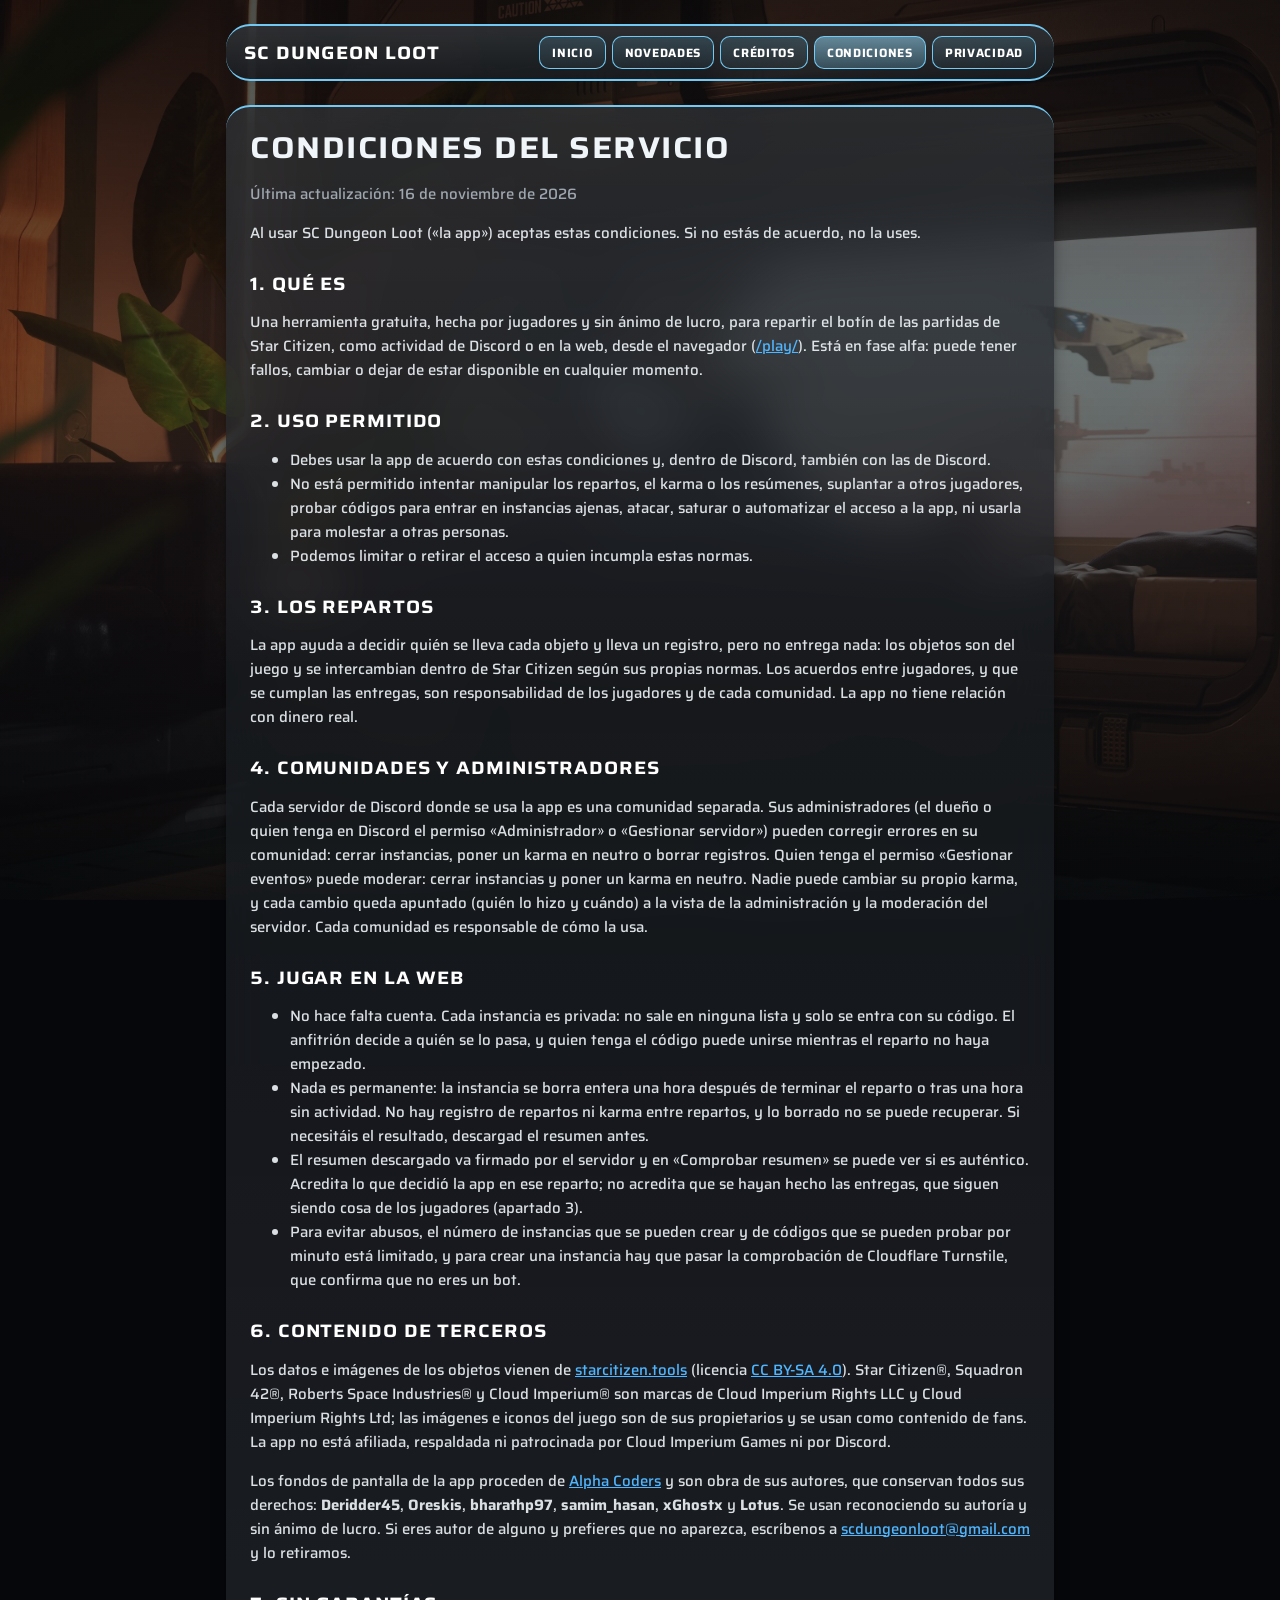
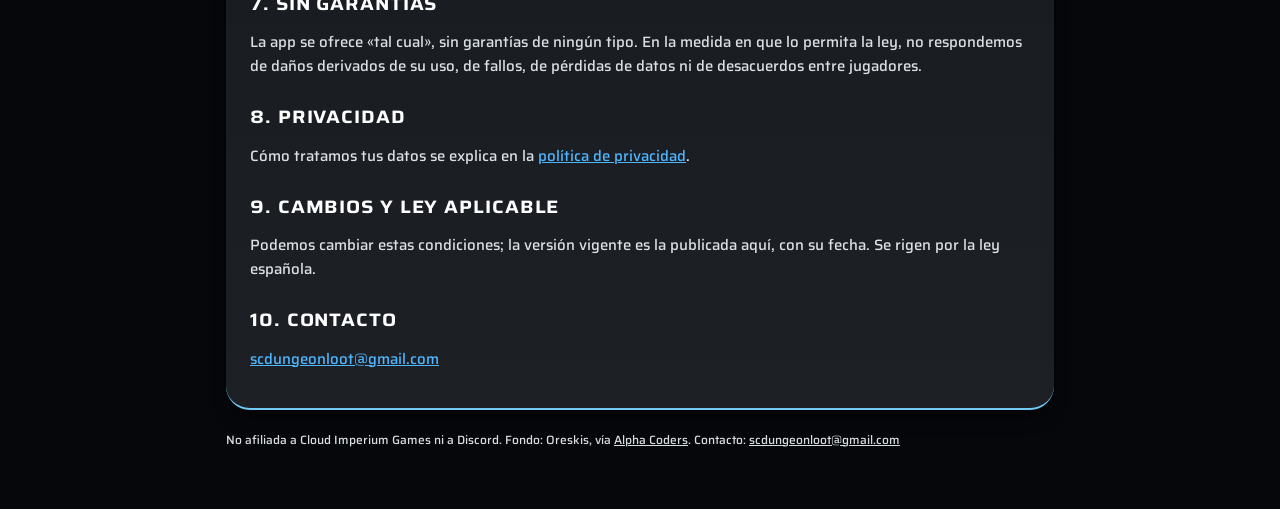
<file: terms/index.html>
<!doctype html>
<html lang="es">
<head>
  <meta charset="utf-8">
  <meta name="viewport" content="width=device-width, initial-scale=1">
  <title>Condiciones del servicio · SC Dungeon Loot</title>
  <link rel="stylesheet" href="../assets/estilo.css">
</head>
<body>
  <div class="wrap">
    <header class="topbar">
      <a class="brand" href="../">SC Dungeon Loot</a>
      <nav class="nav">
        <a href="../">Inicio</a>
        <a href="../novedades/">Novedades</a>
        <a href="../creditos/">Créditos</a>
        <a href="./" aria-current="page">Condiciones</a>
        <a href="../privacy/">Privacidad</a>
      </nav>
    </header>

    <main class="panel">
      <h1>Condiciones del servicio</h1>
      <p class="muted">Última actualización: 16 de noviembre de 2026</p>

      <p>Al usar SC Dungeon Loot («la app») aceptas estas condiciones. Si no estás de acuerdo, no la uses.</p>

      <h2>1. Qué es</h2>
      <p>Una herramienta gratuita, hecha por jugadores y sin ánimo de lucro, para repartir el botín de las partidas de Star Citizen, como actividad de Discord o en la web, desde el navegador (<a href="https://sc-dungeon-loot.scdungeonloot.workers.dev/play/">/play/</a>). Está en fase alfa: puede tener fallos, cambiar o dejar de estar disponible en cualquier momento.</p>

      <h2>2. Uso permitido</h2>
      <ul>
        <li>Debes usar la app de acuerdo con estas condiciones y, dentro de Discord, también con las de Discord.</li>
        <li>No está permitido intentar manipular los repartos, el karma o los resúmenes, suplantar a otros jugadores, probar códigos para entrar en instancias ajenas, atacar, saturar o automatizar el acceso a la app, ni usarla para molestar a otras personas.</li>
        <li>Podemos limitar o retirar el acceso a quien incumpla estas normas.</li>
      </ul>

      <h2>3. Los repartos</h2>
      <p>La app ayuda a decidir quién se lleva cada objeto y lleva un registro, pero no entrega nada: los objetos son del juego y se intercambian dentro de Star Citizen según sus propias normas. Los acuerdos entre jugadores, y que se cumplan las entregas, son responsabilidad de los jugadores y de cada comunidad. La app no tiene relación con dinero real.</p>

      <h2>4. Comunidades y administradores</h2>
      <p>Cada servidor de Discord donde se usa la app es una comunidad separada. Sus administradores (el dueño o quien tenga en Discord el permiso «Administrador» o «Gestionar servidor») pueden corregir errores en su comunidad: cerrar instancias, poner un karma en neutro o borrar registros. Quien tenga el permiso «Gestionar eventos» puede moderar: cerrar instancias y poner un karma en neutro. Nadie puede cambiar su propio karma, y cada cambio queda apuntado (quién lo hizo y cuándo) a la vista de la administración y la moderación del servidor. Cada comunidad es responsable de cómo la usa.</p>

      <h2>5. Jugar en la web</h2>
      <ul>
        <li>No hace falta cuenta. Cada instancia es privada: no sale en ninguna lista y solo se entra con su código. El anfitrión decide a quién se lo pasa, y quien tenga el código puede unirse mientras el reparto no haya empezado.</li>
        <li>Nada es permanente: la instancia se borra entera una hora después de terminar el reparto o tras una hora sin actividad. No hay registro de repartos ni karma entre repartos, y lo borrado no se puede recuperar. Si necesitáis el resultado, descargad el resumen antes.</li>
        <li>El resumen descargado va firmado por el servidor y en «Comprobar resumen» se puede ver si es auténtico. Acredita lo que decidió la app en ese reparto; no acredita que se hayan hecho las entregas, que siguen siendo cosa de los jugadores (apartado 3).</li>
        <li>Para evitar abusos, el número de instancias que se pueden crear y de códigos que se pueden probar por minuto está limitado, y para crear una instancia hay que pasar la comprobación de Cloudflare Turnstile, que confirma que no eres un bot.</li>
      </ul>

      <h2>6. Contenido de terceros</h2>
      <p>Los datos e imágenes de los objetos vienen de <a href="https://starcitizen.tools/">starcitizen.tools</a> (licencia <a href="https://creativecommons.org/licenses/by-sa/4.0/">CC BY-SA 4.0</a>). Star Citizen®, Squadron 42®, Roberts Space Industries® y Cloud Imperium® son marcas de Cloud Imperium Rights LLC y Cloud Imperium Rights Ltd; las imágenes e iconos del juego son de sus propietarios y se usan como contenido de fans. La app no está afiliada, respaldada ni patrocinada por Cloud Imperium Games ni por Discord.</p>
      <p>Los fondos de pantalla de la app proceden de <a href="https://alphacoders.com/">Alpha Coders</a> y son obra de sus autores, que conservan todos sus derechos: <strong>Deridder45</strong>, <strong>Oreskis</strong>, <strong>bharathp97</strong>, <strong>samim_hasan</strong>, <strong>xGhostx</strong> y <strong>Lotus</strong>. Se usan reconociendo su autoría y sin ánimo de lucro. Si eres autor de alguno y prefieres que no aparezca, escríbenos a <a href="mailto:scdungeonloot@gmail.com">scdungeonloot@gmail.com</a> y lo retiramos.</p>

      <h2>7. Sin garantías</h2>
      <p>La app se ofrece «tal cual», sin garantías de ningún tipo. En la medida en que lo permita la ley, no respondemos de daños derivados de su uso, de fallos, de pérdidas de datos ni de desacuerdos entre jugadores.</p>

      <h2>8. Privacidad</h2>
      <p>Cómo tratamos tus datos se explica en la <a href="../privacy/">política de privacidad</a>.</p>

      <h2>9. Cambios y ley aplicable</h2>
      <p>Podemos cambiar estas condiciones; la versión vigente es la publicada aquí, con su fecha. Se rigen por la ley española.</p>

      <h2>10. Contacto</h2>
      <p><a href="mailto:scdungeonloot@gmail.com">scdungeonloot@gmail.com</a></p>
    </main>

    <footer class="footer">
      <p>No afiliada a Cloud Imperium Games ni a Discord. Fondo: Oreskis, vía <a href="https://alphacoders.com/">Alpha Coders</a>. Contacto: <a href="mailto:scdungeonloot@gmail.com">scdungeonloot@gmail.com</a></p>
    </footer>
  </div>
</body>
</html>
</file>
<file: assets/estilo.css>
/* Web pública de SC Dungeon Loot: mismo aspecto que la app (HUD del mobiGlas) */
@font-face {
  font-family: 'Saira';
  font-style: normal;
  font-weight: 400 800;
  font-stretch: 75% 125%;
  font-display: swap;
  src: url('saira-latin.woff2') format('woff2');
}

:root {
  --text: #f0f5fa;
  --muted: rgba(214, 226, 238, 0.68);
  --accent: #4fb6ff;
  --frame: rgba(118, 210, 255, 0.95);
  --tile: rgba(255, 255, 255, 0.055);
  --head: 'Saira', system-ui, sans-serif;
  color-scheme: dark;
}

* { box-sizing: border-box; }

body {
  margin: 0;
  min-height: 100vh;
  font: 500 15px/1.6 'Saira', system-ui, -apple-system, 'Segoe UI', sans-serif;
  color: var(--text);
  background: #05070a url('fondo.webp') center / cover no-repeat fixed;
}
body::before {
  content: ''; position: fixed; inset: 0; z-index: -1; pointer-events: none;
  background: linear-gradient(180deg, rgba(6, 8, 12, 0.72), rgba(6, 8, 12, 0.55) 40%, rgba(6, 8, 12, 0.8));
}

a { color: var(--accent); }
a:hover { color: #9fd8ff; }

.wrap { max-width: 860px; margin: 0 auto; padding: 24px 16px 48px; }

.topbar {
  display: flex; align-items: center; justify-content: space-between; gap: 12px; flex-wrap: wrap;
  padding: 10px 18px; margin-bottom: 24px;
  border-top: 2px solid var(--frame); border-bottom: 2px solid var(--frame); border-radius: 24px;
  background: linear-gradient(180deg, rgba(255, 255, 255, 0.12), rgba(255, 255, 255, 0.04)), rgba(14, 18, 24, 0.78);
  backdrop-filter: blur(20px);
}
.brand { font: 700 18px/1 var(--head); font-variation-settings: 'wdth' 118; letter-spacing: 0.06em; text-transform: uppercase; color: #fff; text-decoration: none; }
.nav { display: flex; flex-wrap: wrap; gap: 6px; }
.nav a {
  padding: 6px 12px; border-radius: 10px; font: 700 12px var(--head); letter-spacing: 0.06em; text-transform: uppercase;
  color: #fff; text-decoration: none; border: 1px solid var(--frame);
  background: linear-gradient(180deg, rgba(118, 210, 255, 0.16), rgba(118, 210, 255, 0.06));
}
.nav a[aria-current='page'] { background: linear-gradient(180deg, rgba(150, 222, 255, 0.5), rgba(118, 210, 255, 0.24)); }

.panel {
  padding: 22px 24px; margin-bottom: 20px; border-radius: 24px;
  border-top: 2px solid var(--frame); border-bottom: 2px solid var(--frame);
  background: linear-gradient(180deg, rgba(255, 255, 255, 0.1), rgba(255, 255, 255, 0.03) 30%, rgba(255, 255, 255, 0.08)), rgba(14, 18, 24, 0.7);
  backdrop-filter: blur(24px);
  box-shadow: 0 3px 5px rgba(0, 0, 0, 0.12), 0 10px 15px rgba(0, 0, 0, 0.28);
}

h1, h2, h3 { font-family: var(--head); font-variation-settings: 'wdth' 118, 'wght' 680; letter-spacing: 0.05em; line-height: 1.25; }
h1 { font-size: 30px; text-transform: uppercase; margin: 0 0 8px; }
h2 { font-size: 18px; text-transform: uppercase; margin: 28px 0 10px; color: #fff; }
h3 { font-size: 15px; margin: 18px 0 6px; }
.panel > h2:first-child { margin-top: 0; }
p, li { color: rgba(240, 245, 250, 0.9); }
.muted { color: var(--muted); }
.lead { font-size: 17px; }

.cta {
  display: inline-flex; align-items: center; gap: 8px; margin: 14px 8px 0 0; padding: 12px 18px; border-radius: 12px;
  font: 700 14px var(--head); letter-spacing: 0.06em; text-transform: uppercase; color: #fff; text-decoration: none;
  border: 1px solid var(--frame); background: linear-gradient(180deg, rgba(118, 210, 255, 0.34), rgba(118, 210, 255, 0.14));
  box-shadow: 0 0 22px -6px rgba(118, 210, 255, 0.9);
}
.cta:hover { color: #fff; background: linear-gradient(180deg, rgba(150, 222, 255, 0.5), rgba(118, 210, 255, 0.24)); }

.features { display: grid; grid-template-columns: repeat(auto-fit, minmax(230px, 1fr)); gap: 12px; list-style: none; padding: 0; margin: 0; }
.features li { padding: 14px 16px; border-radius: 14px; background: var(--tile); }
.features strong { display: block; color: #fff; margin-bottom: 4px; }

table { width: 100%; border-collapse: collapse; font-size: 14px; margin: 8px 0; }
th, td { text-align: left; padding: 8px 10px; border-top: 1px solid rgba(255, 255, 255, 0.08); vertical-align: top; }
th { color: var(--accent); font: 700 12px var(--head); letter-spacing: 0.05em; text-transform: uppercase; }

.footer { font-size: 12px; color: rgba(214, 226, 238, 0.55); line-height: 1.6; }
.footer a { color: inherit; }

@media (max-width: 560px) {
  h1 { font-size: 24px; }
  .panel { padding: 18px 16px; }
}
</file>
